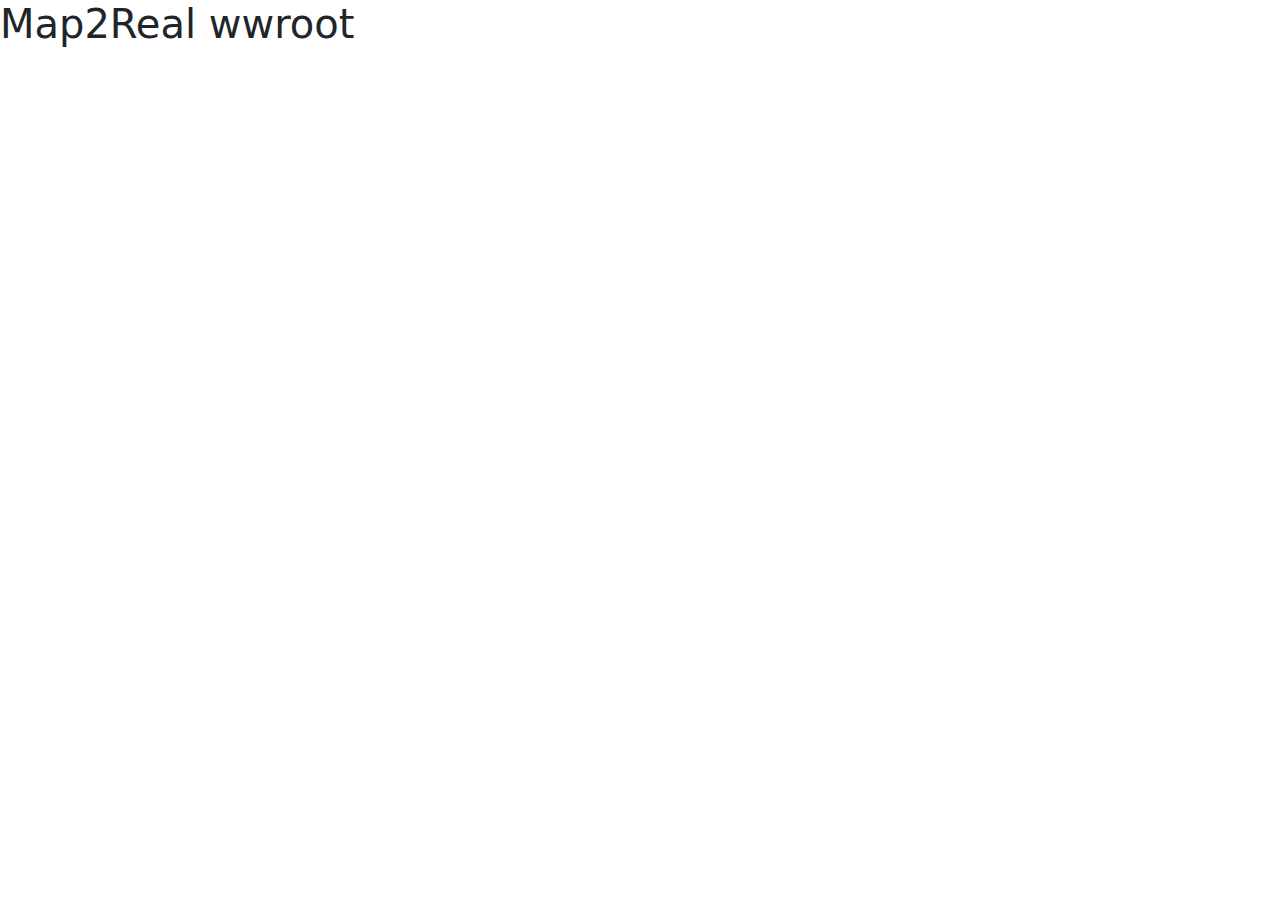
<file: wwwroot/index.html>
﻿<!doctype html>
<html lang="en">
<head>
    <meta charset="utf-8">
    <meta name="viewport" content="width=device-width, initial-scale=1">
    <title>Bootstrap demo</title>
    <link href="https://cdn.jsdelivr.net/npm/bootstrap@5.3.3/dist/css/bootstrap.min.css" rel="stylesheet" integrity="sha384-QWTKZyjpPEjISv5WaRU9OFeRpok6YctnYmDr5pNlyT2bRjXh0JMhjY6hW+ALEwIH" crossorigin="anonymous">
</head>
<body>
    <h1>Map2Real wwroot</h1>
    <script src="https://cdn.jsdelivr.net/npm/bootstrap@5.3.3/dist/js/bootstrap.bundle.min.js" integrity="sha384-YvpcrYf0tY3lHB60NNkmXc5s9fDVZLESaAA55NDzOxhy9GkcIdslK1eN7N6jIeHz" crossorigin="anonymous"></script>
</body>
</html>
</file>
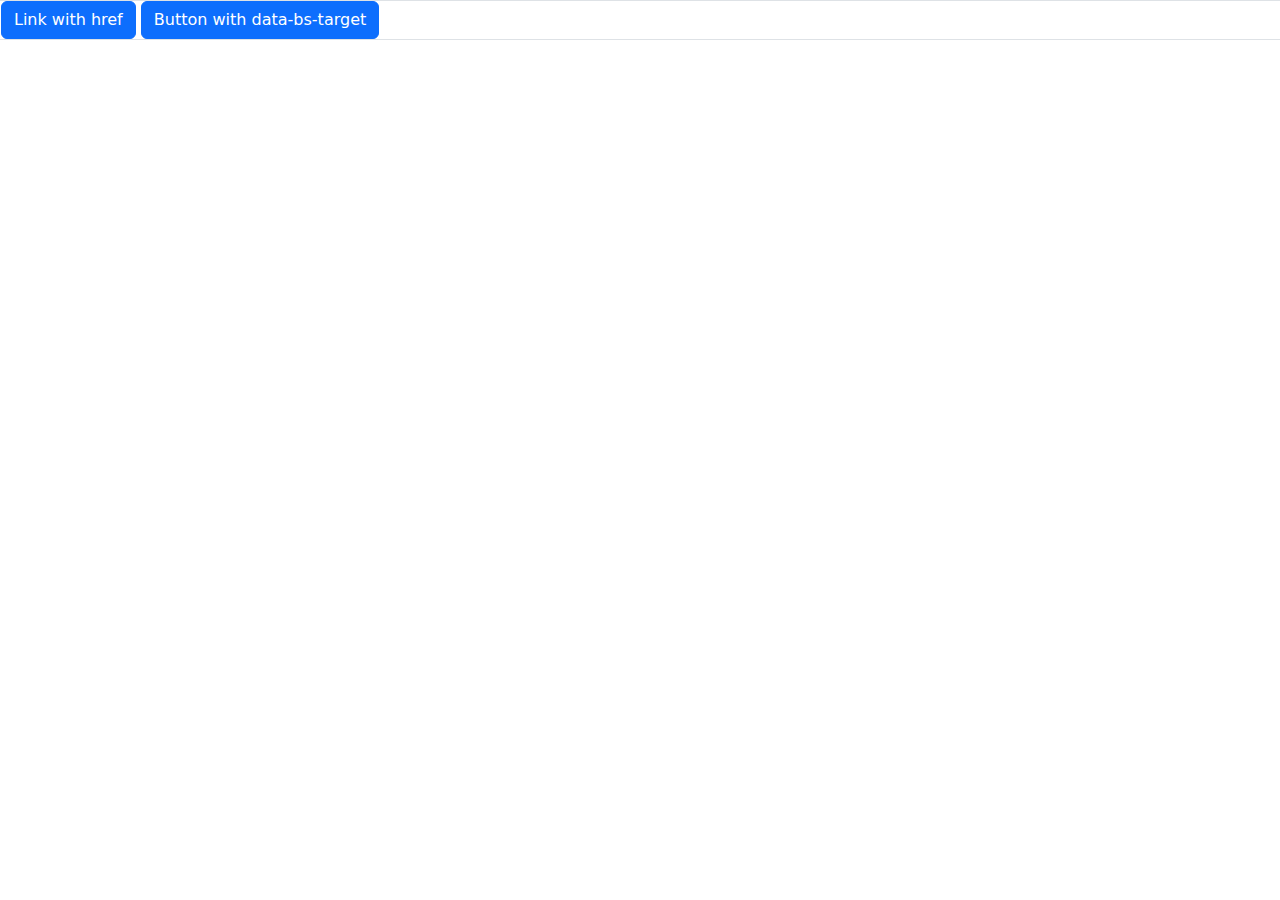
<file: wwwroot/App_dev/Filters/index.html>
﻿<!doctype html>
<html lang="en">
<head>
    <meta charset="utf-8">
    <meta name="viewport" content="width=device-width, initial-scale=1">
    <title>Map2Real Filters</title>
    <link href="https://cdn.jsdelivr.net/npm/bootstrap@5.3.3/dist/css/bootstrap.min.css" rel="stylesheet" integrity="sha384-QWTKZyjpPEjISv5WaRU9OFeRpok6YctnYmDr5pNlyT2bRjXh0JMhjY6hW+ALEwIH" crossorigin="anonymous">

    <script src="../../App_m2r/m2r_uix/m2r_uix_templates.js"></script>
    <script src="m2r_filters.js"></script>
    <script src="JavaScript.js"></script>

</head>
<body>

    <div class="offcanvas offcanvas-start" tabindex="-1" id="offcanvas_filters" aria-labelledby="offcanvas_filtersLabel">
        <div class="offcanvas-header">
            <h5 class="offcanvas-title" id="offcanvas_filtersLabel">Filtros</h5>
            <button type="button" class="btn-close" data-bs-dismiss="offcanvas" aria-label="Close"></button>
        </div>
        <div class="offcanvas-body">
            
                <div class="row border bg-light">
                    <div id="m2r_filters" class="d-flex flex-column">
                        <div class="row">
                            <div class="col p-2 d-flex justify-content-between">
                                <div class="p-2">Filtros de Viagens</div>
                                <div>
                                    <button type="button" name="update" id="m2r_filter_update" class="btn btn-success m2r_filter_options">Atualizar</button>
                                    <button type="button" name="clear" id="m2r_filter_remove_all" class="btn btn-danger m2r_filter_options">Limpar</button>
                                </div>
                            </div>
                        </div>
                        <div class="row" id="m2r_filter_form">
                            <div class="p-2 col-12">
                                1. Operator (Customer)
                                <div id="m2r_filter_operator">
                                    <input type="radio" m2r_data="details_operator" value="MAP2" class="btn-check m2r_filter" name="details_operator" id="option-1-1" autocomplete="off">
                                    <label class="btn btn-outline-primary p-0 px-1 m-0 rounded-1" for="option-1-1" style="font-size:11px;">
                                        <strong>Map2</strong>
                                    </label>

                                    <input type="radio" m2r_data="details_operator" value="UNIVAR" class="btn-check m2r_filter" name="details_operator" id="option-1-2" autocomplete="off" checked>
                                    <label class="btn btn-outline-primary p-0 px-1 m-0 rounded-1" for="option-1-2" style="font-size:11px;">
                                        <strong>UNIVAR</strong>
                                    </label>
                                </div>
                            </div>

                            <div class="p-2 col-12">
                                2. Device/ vehicle
                                <div id="m2r_filter_device" class="d-flex flex-wrap">

                                    <input type="checkbox" m2r_data="device_imei" value="all" class="btn-check m2r_filter" name="device_imei" id="option-2-0" autocomplete="off">
                                    <label class="btn btn-outline-success p-0 px-1 m-1 rounded-1" for="option-2-0" style="font-size:11px;">
                                        <strong>Todos</strong>
                                    </label>

                                    <input type="checkbox" m2r_data="device_imei" value="867488060855003" class="btn-check m2r_filter op_Map2 dev_filter" name="device_imei" id="option-2-1" autocomplete="off" disabled>
                                    <label class="btn btn-outline-primary p-0 px-1 m-1 rounded-1" for="option-2-1" style="font-size:11px;">
                                        <strong>5003 Veic 01</strong>
                                    </label>

                                    <input type="checkbox" m2r_data="device_imei" value="862193026868968" class="btn-check m2r_filter op_Map2 dev_filter" name="device_imei" id="option-2-2" autocomplete="off" disabled>
                                    <label class="btn btn-outline-primary p-0 px-1 m-1 rounded-1" for="option-2-2" style="font-size:11px;">
                                        <strong>8968 Veic 02</strong>
                                    </label>

                                    <input type="checkbox" m2r_data="device_imei" value="867488060855136" class="btn-check m2r_filter op_Map2 dev_filter" name="device_imei" id="option-2-3" autocomplete="off" disabled>
                                    <label class="btn btn-outline-primary p-0 px-1 m-1 rounded-1" for="option-2-3" style="font-size:11px;">
                                        <strong>5136 Veic 03</strong>
                                    </label>

                                    <input type="checkbox" m2r_data="device_imei" value="867488060828356" class="btn-check m2r_filter op_UNIVAR dev_filter" name="device_imei" id="option-2-4" autocomplete="off">
                                    <label class="btn btn-outline-primary p-0 px-1 m-1 rounded-1" for="option-2-4" style="font-size:11px;">
                                        <strong>8356 MVP_PMI_1</strong>
                                    </label>

                                    <input type="checkbox" m2r_data="device_imei" value="867488060847315" class="btn-check m2r_filter op_UNIVAR dev_filter" name="device_imei" id="option-2-5" autocomplete="off">
                                    <label class="btn btn-outline-primary p-0 px-1 m-1 rounded-1" for="option-2-5" style="font-size:11px;">
                                        <strong>7315 MVP_PMI_2</strong>
                                    </label>

                                    <input type="checkbox" m2r_data="device_imei" value="867488060827689" class="btn-check m2r_filter op_UNIVAR dev_filter" name="device_imei" id="option-2-6" autocomplete="off">
                                    <label class="btn btn-outline-primary p-0 px-1 m-1 rounded-1" for="option-2-6" style="font-size:11px;">
                                        <strong>7689 MVP_PMI_3</strong>
                                    </label>

                                    <input type="checkbox" m2r_data="device_imei" value="867488060821138" class="btn-check m2r_filter op_UNIVAR dev_filter" name="device_imei" id="option-2-7" autocomplete="off">
                                    <label class="btn btn-outline-primary p-0 px-1 m-1 rounded-1" for="option-2-7" style="font-size:11px;">
                                        <strong>1138 MVP_PMI_4</strong>
                                    </label>

                                    <input type="checkbox" m2r_data="device_imei" value="867488060842019" class="btn-check m2r_filter op_UNIVAR dev_filter" name="device_imei" id="option-2-8" autocomplete="off">
                                    <label class="btn btn-outline-primary p-0 px-1 m-1 rounded-1" for="option-2-8" style="font-size:11px;">
                                        <strong>2019 MVP_PMI_5</strong>
                                    </label>

                                </div>
                            </div>

                            <!--<div class="col-12 p-2 d-none">
                            5. Driver
                            <div>
                                <input type="checkbox" m2r_data="details_driver" value="all" class="btn-check m2r_filter" name="details_driver" id="option-5-0" autocomplete="off">
                                <label class="btn btn-outline-success p-0 px-1 m-1 rounded-1" for="option-5-0" style="font-size:11px;">
                                    <strong>Todos</strong>
                                </label>

                                <input type="checkbox" m2r_data="details_driver" value="MAP2-1" class="btn-check m2r_filter op_Map2 op_filter" name="details_driver" id="option-5-1" autocomplete="off" disabled>
                                <label class="btn btn-outline-primary p-0 px-1 m-1 rounded-1" for="option-5-1" style="font-size:11px;">
                                    <strong>MAP2-1</strong>
                                </label>

                                <input type="checkbox" m2r_data="details_driver" value="MAP2-2" class="btn-check m2r_filter op_Map2 op_filter" name="details_driver" id="option-5-2" autocomplete="off" disabled>
                                <label class="btn btn-outline-primary p-0 px-1 m-1 rounded-1" for="option-5-2" style="font-size:11px;">
                                    <strong>MAP2-2</strong>
                                </label>

                                <input type="checkbox" m2r_data="details_driver" value="MAP2-3" class="btn-check m2r_filter op_Map2 op_filter" name="details_driver" id="option-5-3" autocomplete="off" disabled>
                                <label class="btn btn-outline-primary p-0 px-1 m-1 rounded-1" for="option-5-3" style="font-size:11px;">
                                    <strong>MAP2-3</strong>
                                </label>

                                <input type="checkbox" m2r_data="details_driver" value="OSASCO-1" class="btn-check m2r_filter op_UNIVAR op_filter" name="details_driver" id="option-5-4" autocomplete="off" >
                                <label class="btn btn-outline-primary p-0 px-1 m-1 rounded-1" for="option-5-4" style="font-size:11px;">
                                    <strong>OSASCO-1</strong>
                                </label>

                                <input type="checkbox" m2r_data="details_driver" value="OSASCO-2" class="btn-check m2r_filter op_UNIVAR op_filter" name="details_driver" id="option-5-5" autocomplete="off" >
                                <label class="btn btn-outline-primary p-0 px-1 m-1 rounded-1" for="option-5-5" style="font-size:11px;">
                                    <strong>OSASCO-2</strong>
                                </label>

                                <input type="checkbox" m2r_data="details_driver" value="OSASCO-3" class="btn-check m2r_filter op_UNIVAR op_filter" name="details_driver" id="option-5-6" autocomplete="off" >
                                <label class="btn btn-outline-primary p-0 px-1 m-1 rounded-1" for="option-5-6" style="font-size:11px;">
                                    <strong>OSASCO-3</strong>
                                </label>

                                <input type="checkbox" m2r_data="details_driver" value="OSASCO-4" class="btn-check m2r_filter op_UNIVAR op_filter" name="details_driver" id="option-5-7" autocomplete="off">
                                <label class="btn btn-outline-primary p-0 px-1 m-1 rounded-1" for="option-5-7" style="font-size:11px;">
                                    <strong>OSASCO-4</strong>
                                </label>

                                <input type="checkbox" m2r_data="details_driver" value="OSASCO-5" class="btn-check m2r_filter op_UNIVAR op_filter" name="details_driver" id="option-5-8" autocomplete="off">
                                <label class="btn btn-outline-primary p-0 px-1 m-1 rounded-1" for="option-5-8" style="font-size:11px;">
                                    <strong>OSASCO-5</strong>
                                </label>
                            </div>
                        </div>-->



                            <div class="p-2 col-12">
                                3. Date Range
                                <div class="p-2">
                                    <input type="radio" m2r_data="date_range" value="today" class="btn-check m2r_filter date_range" name="date_range" id="option-3-1" autocomplete="off" checked>
                                    <label class="btn btn-outline-primary p-0 px-1 m-0 rounded-1" for="option-3-1" style="font-size:11px;">
                                        <strong>Hoje</strong>
                                    </label>

                                    <input type="radio" m2r_data="date_range" value="yesterday" class="btn-check m2r_filter date_range" name="date_range" id="option-3-2" autocomplete="off">
                                    <label class="btn btn-outline-primary p-0 px-1 m-0 rounded-1" for="option-3-2" style="font-size:11px;">
                                        <strong>Ontem</strong>
                                    </label>

                                    <input type="radio" m2r_data="date_range" value="last7dd" class="btn-check m2r_filter date_range" name="date_range" id="option-3-3" autocomplete="off">
                                    <label class="btn btn-outline-primary p-0 px-1 m-0 rounded-1" for="option-3-3" style="font-size:11px;">
                                        <strong>Últimos 7 dias</strong>
                                    </label>

                                    <input type="radio" m2r_data="date_range" value="thisMo" class="btn-check m2r_filter date_range" name="date_range" id="option-3-4" autocomplete="off">
                                    <label class="btn btn-outline-primary p-0 px-1 m-0 rounded-1" for="option-3-4" style="font-size:11px;">
                                        <strong>Este mês</strong>
                                    </label>

                                    <input type="radio" m2r_data="date_range" value="last30dd" class="btn-check m2r_filter date_range" name="date_range" id="option-3-5" autocomplete="off">
                                    <label class="btn btn-outline-primary p-0 px-1 m-0 rounded-1" for="option-3-5" style="font-size:11px;">
                                        <strong>Últimos 30 dias</strong>
                                    </label>

                                    <!--<input type="radio" m2r_data="date_range" value="thisYr"  class="btn-check m2r_filter date_range" name="date_range" id="option-3-6" autocomplete="off">
                                <label class="btn btn-outline-primary p-0 px-1 m-0 rounded-1" for="option-3-6" style="font-size:11px;">
                                    <strong>Este Ano</strong>
                                </label>

                                <input type="radio" m2r_data="date_range" value="last12Mo" class="btn-check m2r_filter date_range" name="date_range" id="option-3-7" autocomplete="off">
                                <label class="btn btn-outline-primary p-0 px-1 m-0 rounded-1" for="option-3-7" style="font-size:11px;">
                                    <strong>Últimos 12 meses</strong>
                                </label>-->
                                </div>
                                <!--Date Range-->
                                <div class="input-group input-group-sm">
                                    <span class="input-group-text">De:</span>
                                    <input type="date" m2r_data="m2r_range" name="date_local_begin" id="option-3-10" class="form-control m2r_filter m2r_range" checked>
                                    <span class="input-group-text">Até:</span>
                                    <input type="date" m2r_data="m2r_range" name="date_local_finish" id="option-3-11" class="form-control m2r_filter m2r_range" checked>
                                </div>
                                <div class="row m-0 d-none">
                                    <input type="text" m2r_data="m2r_range" name="date_start" id="option-3-12" class="form-control form-control-sm m2r_filter m2r_range col" checked>
                                    <input type="text" m2r_data="m2r_range" name="date_finish" id="option-3-13" class="form-control form-control-sm m2r_filter m2r_range col" checked>
                                </div>
                            </div>


                            <div class="p-2 col-12 d-none">
                                4. Time Range
                                <div class="input-group input-group-sm">
                                    <span class="input-group-text">De:</span>
                                    <input type="time" m2r_data="m2r_range" name="date_local_time_ini" id="option-4-1" class="form-control m2r_filter m2r_range" checked>
                                    <span class="input-group-text">Até:</span>
                                    <input type="time" m2r_data="m2r_range" name="date_local_time_end" id="option-4-2" class="form-control m2r_filter m2r_range" checked>
                                </div>
                            </div>



                            <div class="col-12 p-2">
                                6. Z1 - Z6
                                <div>
                                    <input type="checkbox" m2r_data="details_profile" value="all" class="btn-check m2r_filter" name="details_profile" id="option-6-0" autocomplete="off">
                                    <label class="btn btn-outline-primary p-0 px-1 m-0 rounded-1" for="option-6-0" style="font-size:11px;">
                                        <strong>Todos</strong>
                                    </label>

                                    <input type="checkbox" m2r_data="details_profile" value="Z1" class="btn-check m2r_filter" name="details_profile" id="option-6-1" autocomplete="off" checked>
                                    <label class="btn btn-outline-primary p-0 px-1 m-0 rounded-1" for="option-6-1" style="font-size:11px;">
                                        <strong>Z1</strong>
                                    </label>

                                    <input type="checkbox" m2r_data="details_profile" value="Z2" class="btn-check m2r_filter" name="details_profile" id="option-6-2" autocomplete="off">
                                    <label class="btn btn-outline-primary p-0 px-1 m-0 rounded-1" for="option-6-2" style="font-size:11px;">
                                        <strong>Z2</strong>
                                    </label>

                                    <input type="checkbox" m2r_data="details_profile" value="Z3" class="btn-check m2r_filter" name="details_profile" id="option-6-3" autocomplete="off">
                                    <label class="btn btn-outline-primary p-0 px-1 m-0 rounded-1" for="option-6-3" style="font-size:11px;">
                                        <strong>Z3</strong>
                                    </label>

                                    <input type="checkbox" m2r_data="details_profile" value="Z4" class="btn-check m2r_filter" name="details_profile" id="option-6-4" autocomplete="off">
                                    <label class="btn btn-outline-primary p-0 px-1 m-0 rounded-1" for="option-6-4" style="font-size:11px;">
                                        <strong>Z4</strong>
                                    </label>

                                    <input type="checkbox" m2r_data="details_profile" value="Z5" class="btn-check m2r_filter" name="details_profile" id="option-6-5" autocomplete="off">
                                    <label class="btn btn-outline-primary p-0 px-1 m-0 rounded-1" for="option-6-5" style="font-size:11px;">
                                        <strong>Z5</strong>
                                    </label>

                                    <input type="checkbox" m2r_data="details_profile" value="Z6" class="btn-check m2r_filter" name="details_profile" id="option-6-6" autocomplete="off">
                                    <label class="btn btn-outline-primary p-0 px-1 m-0 rounded-1" for="option-6-6" style="font-size:11px;">
                                        <strong>Z6</strong>
                                    </label>
                                </div>
                            </div>

                            <div class="p-2 col-12">
                                7. Day/ Night/ Critical
                                <div>
                                    <input type="checkbox" m2r_data="time_range" value="all" class="btn-check m2r_filter" name="time_range" id="option-7-0" autocomplete="off">
                                    <label class="btn btn-outline-primary p-0 px-1 m-0 rounded-1" for="option-7-0" style="font-size:11px;">
                                        <strong>Todos</strong>
                                    </label>

                                    <input type="checkbox" m2r_data="time_range_day_rate" value="time_range_day_rate" class="btn-check m2r_filter" name="time_range" id="option-7-1" autocomplete="off" checked>
                                    <label class="btn btn-outline-primary p-0 px-1 m-0 rounded-1" for="option-7-1" style="font-size:11px;">
                                        <strong>dia</strong>
                                    </label>

                                    <input type="checkbox" m2r_data="time_range_night_rate" value="time_range_night_rate" class="btn-check m2r_filter" name="time_range" id="option-7-2" autocomplete="off">
                                    <label class="btn btn-outline-primary p-0 px-1 m-0 rounded-1" for="option-7-2" style="font-size:11px;">
                                        <strong>Noite</strong>
                                    </label>

                                    <input type="checkbox" m2r_data="time_range_critical_rate" value="time_range_critical_rate" class="btn-check m2r_filter" name="time_range" id="option-7-3" autocomplete="off">
                                    <label class="btn btn-outline-primary p-0 px-1 m-0 rounded-1" for="option-7-3" style="font-size:11px;">
                                        <strong>Crítico</strong>
                                    </label>

                                </div>
                            </div>
                            <div class="p-2 col-12">
                                8. Events
                                <div>
                                    <input type="checkbox" m2r_data="harsh_behavior" value="all" class="btn-check m2r_filter" name="harsh_behavior" id="option-8-0" autocomplete="off">
                                    <label class="btn btn-outline-primary p-0 px-1 m-0 rounded-1" for="option-8-0" style="font-size:11px;">
                                        <strong>Todos</strong>
                                    </label>

                                    <input type="checkbox" m2r_data="harsh_behavior" value="hb36" class="btn-check m2r_filter" name="harsh_behavior" id="option-8-1" autocomplete="off">
                                    <label class="btn btn-outline-primary p-0 px-1 m-0 rounded-1" for="option-8-1" style="font-size:11px;">
                                        <strong>36 - Frenagem e Curva</strong>
                                    </label>

                                    <input type="checkbox" m2r_data="harsh_behavior" value="hb37" class="btn-check m2r_filter" name="harsh_behavior" id="option-8-2" autocomplete="off" checked>
                                    <label class="btn btn-outline-primary p-0 px-1 m-0 rounded-1" for="option-8-2" style="font-size:11px;">
                                        <strong>37 - Aceleração e Curva</strong>
                                    </label>

                                    <input type="checkbox" m2r_data="harsh_behavior" value="hb46" class="btn-check m2r_filter" name="harsh_behavior" id="option-8-3" autocomplete="off">
                                    <label class="btn btn-outline-primary p-0 px-1 m-0 rounded-1" for="option-8-3" style="font-size:11px;">
                                        <strong>46 - Aceleração Brusca</strong>
                                    </label>

                                    <input type="checkbox" m2r_data="harsh_behavior" value="hb47" class="btn-check m2r_filter" name="harsh_behavior" id="option-8-4" autocomplete="off">
                                    <label class="btn btn-outline-primary p-0 px-1 m-0 rounded-1" for="option-8-4" style="font-size:11px;">
                                        <strong>47 - Frenagem Brusca</strong>
                                    </label>

                                    <input type="checkbox" m2r_data="harsh_behavior" value="hb48" class="btn-check m2r_filter" name="harsh_behavior" id="option-8-5" autocomplete="off">
                                    <label class="btn btn-outline-primary p-0 px-1 m-0 rounded-1" for="option-8-5" style="font-size:11px;">
                                        <strong>48 - Curva Brusca</strong>
                                    </label>

                                    <input type="checkbox" m2r_data="harsh_behavior" value="hb10" class="btn-check m2r_filter" name="harsh_behavior" id="option-8-6" autocomplete="off">
                                    <label class="btn btn-outline-primary p-0 px-1 m-0 rounded-1" for="option-8-6" style="font-size:11px;">
                                        <strong>10 - Uso do Pedal</strong>
                                    </label>

                                    <input type="checkbox" m2r_data="harsh_behavior" value="hb00" class="btn-check m2r_filter" name="harsh_behavior" id="option-8-7" autocomplete="off">
                                    <label class="btn btn-outline-primary p-0 px-1 m-0 rounded-1" for="option-8-7" style="font-size:11px;">
                                        <strong>00 - Ignição</strong>
                                    </label>
                                </div>

                            </div>
                            <div class="p-2 col-12">
                                9. Duração (TT)
                                <div>
                                    <input type="checkbox" m2r_data="trip_category" value="all" class="btn-check m2r_filter" name="trip_category" id="option-9-0" autocomplete="off">
                                    <label class="btn btn-outline-primary p-0 px-1 m-0 rounded-1" for="option-9-0" style="font-size:11px;">
                                        <strong>Todas</strong>
                                    </label>

                                    <input type="checkbox" m2r_data="trip_category" value="trip00" class="btn-check m2r_filter" name="trip_category" id="option-9-1" autocomplete="off">
                                    <label class="btn btn-outline-primary p-0 px-1 m-0 rounded-1" for="option-9-1" style="font-size:11px;">
                                        <strong>TT <= Trip120</strong>
                                    </label>

                                    <input type="checkbox" m2r_data="trip_category" value="trip120" class="btn-check m2r_filter" name="trip_category" id="option-9-2" autocomplete="off" checked>
                                    <label class="btn btn-outline-primary p-0 px-1 m-0 rounded-1" for="option-9-2" style="font-size:11px;">
                                        <strong> Trip120 </strong>
                                    </label>

                                    <input type="checkbox" m2r_data="trip_category" value="trip150" class="btn-check m2r_filter" name="trip_category" id="option-9-3" autocomplete="off">
                                    <label class="btn btn-outline-primary p-0 px-1 m-0 rounded-1" for="option-9-3" style="font-size:11px;">
                                        <strong>Trip150</strong>
                                    </label>

                                    <input type="checkbox" m2r_data="trip_category" value="trip180" class="btn-check m2r_filter" name="trip_category" id="option-9-4" autocomplete="off">
                                    <label class="btn btn-outline-primary p-0 px-1 m-0 rounded-1" for="option-9-4" style="font-size:11px;">
                                        <strong>TT > Trip180</strong>
                                    </label>
                                </div>
                            </div>

                        </div>
                    </div>


                </div>
         

        </div>
    </div>
    <div class="row">
            <div class="col border">
                <a class="btn btn-primary" data-bs-toggle="offcanvas" href="#offcanvas_filters" role="button" aria-controls="offcanvas_filters">
                    Link with href
                </a>
                <button class="btn btn-primary" type="button" data-bs-toggle="offcanvas" data-bs-target="#offcanvas_filters" aria-controls="offcanvas_filters">
                    Button with data-bs-target
                </button>
            </div>
        </div>
   

    <script>start()</script>
    <script src="https://cdn.jsdelivr.net/npm/bootstrap@5.3.3/dist/js/bootstrap.bundle.min.js" integrity="sha384-YvpcrYf0tY3lHB60NNkmXc5s9fDVZLESaAA55NDzOxhy9GkcIdslK1eN7N6jIeHz" crossorigin="anonymous"></script>
</body>
</html>
</file>
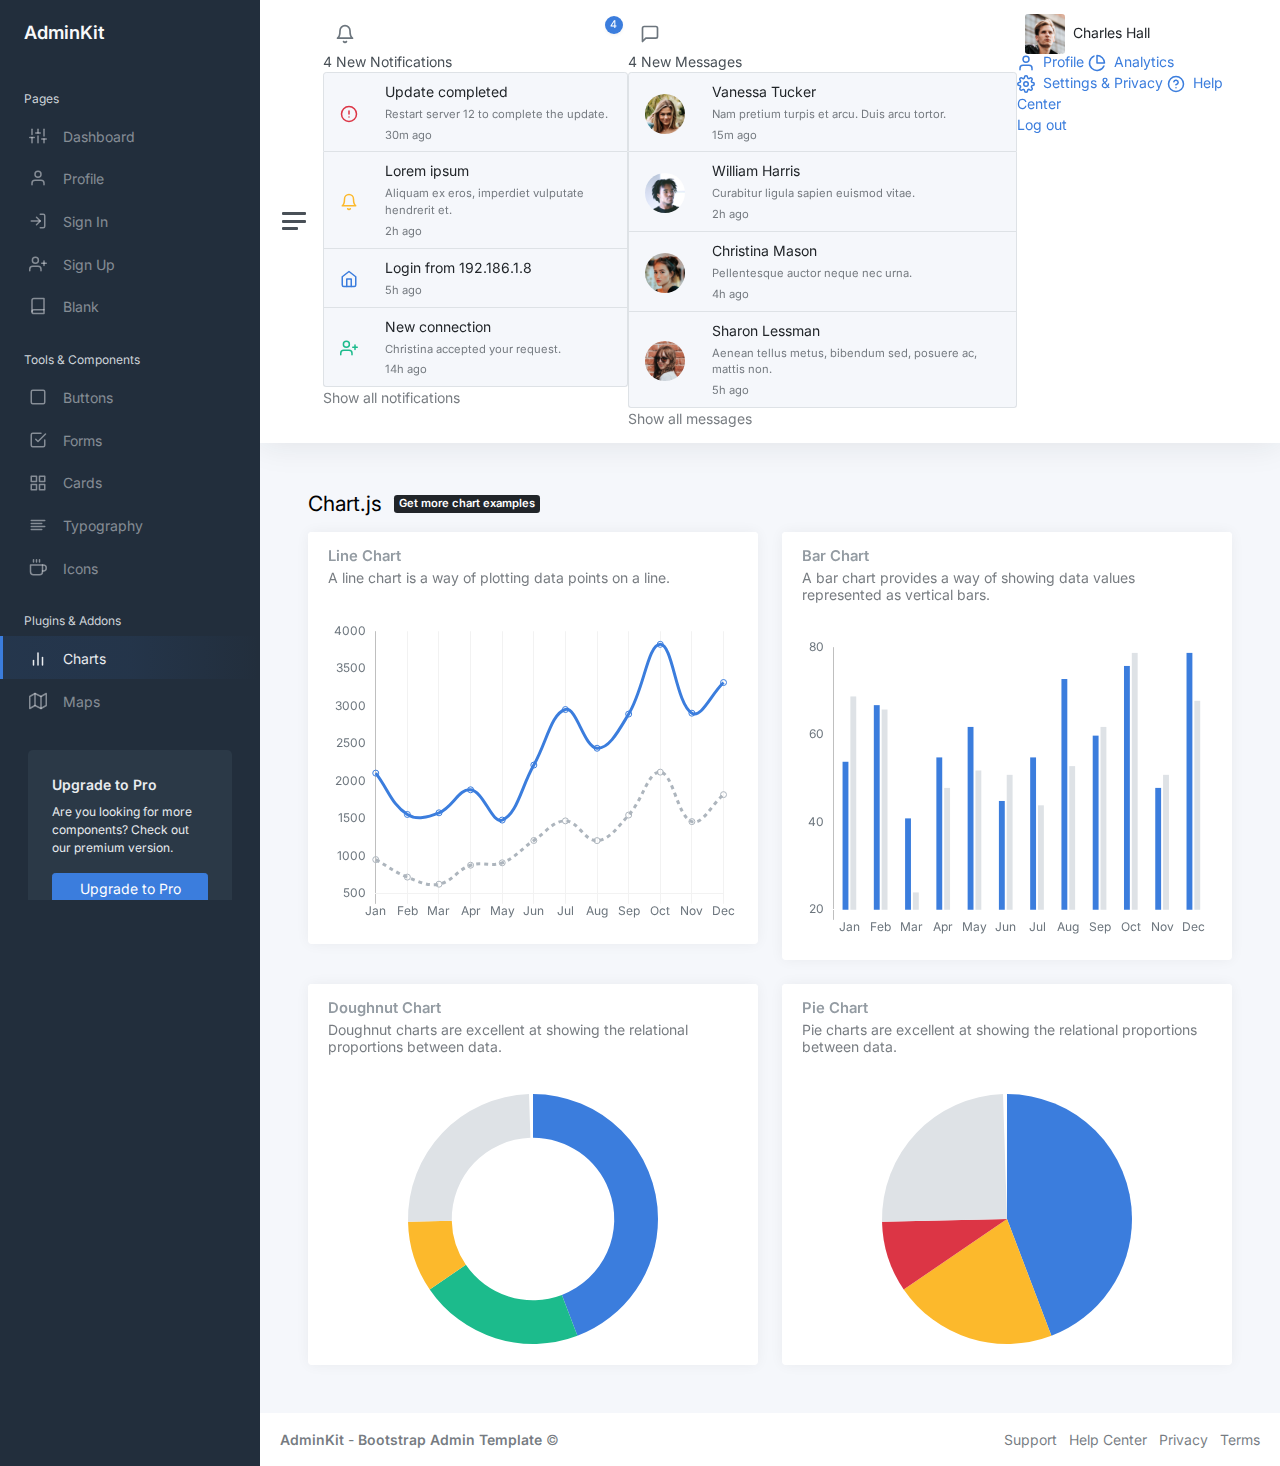
<file: wwwroot/static/charts-chartjs.html>
<!DOCTYPE html>
<html lang="en">

<head>
	<meta charset="utf-8">
	<meta http-equiv="X-UA-Compatible" content="IE=edge">
	<meta name="viewport" content="width=device-width, initial-scale=1, shrink-to-fit=no">
	<meta name="description" content="Responsive Admin &amp; Dashboard Template based on Bootstrap 5">
	<meta name="author" content="AdminKit">
	<meta name="keywords" content="adminkit, bootstrap, bootstrap 5, admin, dashboard, template, responsive, css, sass, html, theme, front-end, ui kit, web">

	<link rel="preconnect" href="https://fonts.gstatic.com">
	<link rel="shortcut icon" href="img/icons/icon-48x48.png" />

	<link rel="canonical" href="https://demo-basic.adminkit.io/charts-chartjs.html" />

	<title>Chart.js | AdminKit Demo</title>

	<link href="css/app.css" rel="stylesheet">
	<link href="https://fonts.googleapis.com/css2?family=Inter:wght@300;400;600&display=swap" rel="stylesheet">
</head>

<body>
	<div class="wrapper">
		<nav id="sidebar" class="sidebar js-sidebar">
			<div class="sidebar-content js-simplebar">
				<a class="sidebar-brand" href="index.html">
					<span class="align-middle">AdminKit</span>
				</a>

				<ul class="sidebar-nav">
					<li class="sidebar-header">
						Pages
					</li>

					<li class="sidebar-item">
						<a class="sidebar-link" href="index.html">
							<i class="align-middle" data-feather="sliders"></i> <span class="align-middle">Dashboard</span>
						</a>
					</li>

					<li class="sidebar-item">
						<a class="sidebar-link" href="pages-profile.html">
							<i class="align-middle" data-feather="user"></i> <span class="align-middle">Profile</span>
						</a>
					</li>

					<li class="sidebar-item">
						<a class="sidebar-link" href="pages-sign-in.html">
							<i class="align-middle" data-feather="log-in"></i> <span class="align-middle">Sign In</span>
						</a>
					</li>

					<li class="sidebar-item">
						<a class="sidebar-link" href="pages-sign-up.html">
							<i class="align-middle" data-feather="user-plus"></i> <span class="align-middle">Sign Up</span>
						</a>
					</li>

					<li class="sidebar-item">
						<a class="sidebar-link" href="pages-blank.html">
							<i class="align-middle" data-feather="book"></i> <span class="align-middle">Blank</span>
						</a>
					</li>

					<li class="sidebar-header">
						Tools & Components
					</li>

					<li class="sidebar-item">
						<a class="sidebar-link" href="ui-buttons.html">
							<i class="align-middle" data-feather="square"></i> <span class="align-middle">Buttons</span>
						</a>
					</li>

					<li class="sidebar-item">
						<a class="sidebar-link" href="ui-forms.html">
							<i class="align-middle" data-feather="check-square"></i> <span class="align-middle">Forms</span>
						</a>
					</li>

					<li class="sidebar-item">
						<a class="sidebar-link" href="ui-cards.html">
							<i class="align-middle" data-feather="grid"></i> <span class="align-middle">Cards</span>
						</a>
					</li>

					<li class="sidebar-item">
						<a class="sidebar-link" href="ui-typography.html">
							<i class="align-middle" data-feather="align-left"></i> <span class="align-middle">Typography</span>
						</a>
					</li>

					<li class="sidebar-item">
						<a class="sidebar-link" href="icons-feather.html">
							<i class="align-middle" data-feather="coffee"></i> <span class="align-middle">Icons</span>
						</a>
					</li>

					<li class="sidebar-header">
						Plugins & Addons
					</li>

					<li class="sidebar-item active">
						<a class="sidebar-link" href="charts-chartjs.html">
							<i class="align-middle" data-feather="bar-chart-2"></i> <span class="align-middle">Charts</span>
						</a>
					</li>

					<li class="sidebar-item">
						<a class="sidebar-link" href="maps-google.html">
							<i class="align-middle" data-feather="map"></i> <span class="align-middle">Maps</span>
						</a>
					</li>
				</ul>

				<div class="sidebar-cta">
					<div class="sidebar-cta-content">
						<strong class="d-inline-block mb-2">Upgrade to Pro</strong>
						<div class="mb-3 text-sm">
							Are you looking for more components? Check out our premium version.
						</div>
						<div class="d-grid">
							<a href="upgrade-to-pro.html" class="btn btn-primary">Upgrade to Pro</a>
						</div>
					</div>
				</div>
			</div>
		</nav>

		<div class="main">
			<nav class="navbar navbar-expand navbar-light navbar-bg">
				<a class="sidebar-toggle js-sidebar-toggle">
					<i class="hamburger align-self-center"></i>
				</a>

				<div class="navbar-collapse collapse">
					<ul class="navbar-nav navbar-align">
						<li class="nav-item dropdown">
							<a class="nav-icon dropdown-toggle" href="#" id="alertsDropdown" data-bs-toggle="dropdown">
								<div class="position-relative">
									<i class="align-middle" data-feather="bell"></i>
									<span class="indicator">4</span>
								</div>
							</a>
							<div class="dropdown-menu dropdown-menu-lg dropdown-menu-end py-0" aria-labelledby="alertsDropdown">
								<div class="dropdown-menu-header">
									4 New Notifications
								</div>
								<div class="list-group">
									<a href="#" class="list-group-item">
										<div class="row g-0 align-items-center">
											<div class="col-2">
												<i class="text-danger" data-feather="alert-circle"></i>
											</div>
											<div class="col-10">
												<div class="text-dark">Update completed</div>
												<div class="text-muted small mt-1">Restart server 12 to complete the update.</div>
												<div class="text-muted small mt-1">30m ago</div>
											</div>
										</div>
									</a>
									<a href="#" class="list-group-item">
										<div class="row g-0 align-items-center">
											<div class="col-2">
												<i class="text-warning" data-feather="bell"></i>
											</div>
											<div class="col-10">
												<div class="text-dark">Lorem ipsum</div>
												<div class="text-muted small mt-1">Aliquam ex eros, imperdiet vulputate hendrerit et.</div>
												<div class="text-muted small mt-1">2h ago</div>
											</div>
										</div>
									</a>
									<a href="#" class="list-group-item">
										<div class="row g-0 align-items-center">
											<div class="col-2">
												<i class="text-primary" data-feather="home"></i>
											</div>
											<div class="col-10">
												<div class="text-dark">Login from 192.186.1.8</div>
												<div class="text-muted small mt-1">5h ago</div>
											</div>
										</div>
									</a>
									<a href="#" class="list-group-item">
										<div class="row g-0 align-items-center">
											<div class="col-2">
												<i class="text-success" data-feather="user-plus"></i>
											</div>
											<div class="col-10">
												<div class="text-dark">New connection</div>
												<div class="text-muted small mt-1">Christina accepted your request.</div>
												<div class="text-muted small mt-1">14h ago</div>
											</div>
										</div>
									</a>
								</div>
								<div class="dropdown-menu-footer">
									<a href="#" class="text-muted">Show all notifications</a>
								</div>
							</div>
						</li>
						<li class="nav-item dropdown">
							<a class="nav-icon dropdown-toggle" href="#" id="messagesDropdown" data-bs-toggle="dropdown">
								<div class="position-relative">
									<i class="align-middle" data-feather="message-square"></i>
								</div>
							</a>
							<div class="dropdown-menu dropdown-menu-lg dropdown-menu-end py-0" aria-labelledby="messagesDropdown">
								<div class="dropdown-menu-header">
									<div class="position-relative">
										4 New Messages
									</div>
								</div>
								<div class="list-group">
									<a href="#" class="list-group-item">
										<div class="row g-0 align-items-center">
											<div class="col-2">
												<img src="img/avatars/avatar-5.jpg" class="avatar img-fluid rounded-circle" alt="Vanessa Tucker">
											</div>
											<div class="col-10 ps-2">
												<div class="text-dark">Vanessa Tucker</div>
												<div class="text-muted small mt-1">Nam pretium turpis et arcu. Duis arcu tortor.</div>
												<div class="text-muted small mt-1">15m ago</div>
											</div>
										</div>
									</a>
									<a href="#" class="list-group-item">
										<div class="row g-0 align-items-center">
											<div class="col-2">
												<img src="img/avatars/avatar-2.jpg" class="avatar img-fluid rounded-circle" alt="William Harris">
											</div>
											<div class="col-10 ps-2">
												<div class="text-dark">William Harris</div>
												<div class="text-muted small mt-1">Curabitur ligula sapien euismod vitae.</div>
												<div class="text-muted small mt-1">2h ago</div>
											</div>
										</div>
									</a>
									<a href="#" class="list-group-item">
										<div class="row g-0 align-items-center">
											<div class="col-2">
												<img src="img/avatars/avatar-4.jpg" class="avatar img-fluid rounded-circle" alt="Christina Mason">
											</div>
											<div class="col-10 ps-2">
												<div class="text-dark">Christina Mason</div>
												<div class="text-muted small mt-1">Pellentesque auctor neque nec urna.</div>
												<div class="text-muted small mt-1">4h ago</div>
											</div>
										</div>
									</a>
									<a href="#" class="list-group-item">
										<div class="row g-0 align-items-center">
											<div class="col-2">
												<img src="img/avatars/avatar-3.jpg" class="avatar img-fluid rounded-circle" alt="Sharon Lessman">
											</div>
											<div class="col-10 ps-2">
												<div class="text-dark">Sharon Lessman</div>
												<div class="text-muted small mt-1">Aenean tellus metus, bibendum sed, posuere ac, mattis non.</div>
												<div class="text-muted small mt-1">5h ago</div>
											</div>
										</div>
									</a>
								</div>
								<div class="dropdown-menu-footer">
									<a href="#" class="text-muted">Show all messages</a>
								</div>
							</div>
						</li>
						<li class="nav-item dropdown">
							<a class="nav-icon dropdown-toggle d-inline-block d-sm-none" href="#" data-bs-toggle="dropdown">
								<i class="align-middle" data-feather="settings"></i>
							</a>

							<a class="nav-link dropdown-toggle d-none d-sm-inline-block" href="#" data-bs-toggle="dropdown">
								<img src="img/avatars/avatar.jpg" class="avatar img-fluid rounded me-1" alt="Charles Hall" /> <span class="text-dark">Charles Hall</span>
							</a>
							<div class="dropdown-menu dropdown-menu-end">
								<a class="dropdown-item" href="pages-profile.html"><i class="align-middle me-1" data-feather="user"></i> Profile</a>
								<a class="dropdown-item" href="#"><i class="align-middle me-1" data-feather="pie-chart"></i> Analytics</a>
								<div class="dropdown-divider"></div>
								<a class="dropdown-item" href="index.html"><i class="align-middle me-1" data-feather="settings"></i> Settings & Privacy</a>
								<a class="dropdown-item" href="#"><i class="align-middle me-1" data-feather="help-circle"></i> Help Center</a>
								<div class="dropdown-divider"></div>
								<a class="dropdown-item" href="#">Log out</a>
							</div>
						</li>
					</ul>
				</div>
			</nav>

			<main class="content">
				<div class="container-fluid p-0">

					<div class="mb-3">
						<h1 class="h3 d-inline align-middle">Chart.js</h1>
						<a class="badge bg-dark text-white ms-2" href="upgrade-to-pro.html">
							Get more chart examples
						</a>
					</div>
					<div class="row">
						<div class="col-12 col-lg-6">
							<div class="card flex-fill w-100">
								<div class="card-header">
									<h5 class="card-title">Line Chart</h5>
									<h6 class="card-subtitle text-muted">A line chart is a way of plotting data points on a line.</h6>
								</div>
								<div class="card-body">
									<div class="chart">
										<canvas id="chartjs-line"></canvas>
									</div>
								</div>
							</div>
						</div>

						<div class="col-12 col-lg-6">
							<div class="card">
								<div class="card-header">
									<h5 class="card-title">Bar Chart</h5>
									<h6 class="card-subtitle text-muted">A bar chart provides a way of showing data values represented as vertical bars.</h6>
								</div>
								<div class="card-body">
									<div class="chart">
										<canvas id="chartjs-bar"></canvas>
									</div>
								</div>
							</div>
						</div>

						<div class="col-12 col-lg-6">
							<div class="card">
								<div class="card-header">
									<h5 class="card-title">Doughnut Chart</h5>
									<h6 class="card-subtitle text-muted">Doughnut charts are excellent at showing the relational proportions between data.</h6>
								</div>
								<div class="card-body">
									<div class="chart chart-sm">
										<canvas id="chartjs-doughnut"></canvas>
									</div>
								</div>
							</div>
						</div>

						<div class="col-12 col-lg-6">
							<div class="card">
								<div class="card-header">
									<h5 class="card-title">Pie Chart</h5>
									<h6 class="card-subtitle text-muted">Pie charts are excellent at showing the relational proportions between data.</h6>
								</div>
								<div class="card-body">
									<div class="chart chart-sm">
										<canvas id="chartjs-pie"></canvas>
									</div>
								</div>
							</div>
						</div>
					</div>

				</div>
			</main>

			<footer class="footer">
				<div class="container-fluid">
					<div class="row text-muted">
						<div class="col-6 text-start">
							<p class="mb-0">
								<a class="text-muted" href="https://adminkit.io/" target="_blank"><strong>AdminKit</strong></a> - <a class="text-muted" href="https://adminkit.io/" target="_blank"><strong>Bootstrap Admin Template</strong></a>								&copy;
							</p>
						</div>
						<div class="col-6 text-end">
							<ul class="list-inline">
								<li class="list-inline-item">
									<a class="text-muted" href="https://adminkit.io/" target="_blank">Support</a>
								</li>
								<li class="list-inline-item">
									<a class="text-muted" href="https://adminkit.io/" target="_blank">Help Center</a>
								</li>
								<li class="list-inline-item">
									<a class="text-muted" href="https://adminkit.io/" target="_blank">Privacy</a>
								</li>
								<li class="list-inline-item">
									<a class="text-muted" href="https://adminkit.io/" target="_blank">Terms</a>
								</li>
							</ul>
						</div>
					</div>
				</div>
			</footer>
		</div>
	</div>

	<script src="js/app.js"></script>

	<script>
		document.addEventListener("DOMContentLoaded", function () {
			// Line chart
			new Chart(document.getElementById("chartjs-line"), {
				type: "line",
				data: {
					labels: ["Jan", "Feb", "Mar", "Apr", "May", "Jun", "Jul", "Aug", "Sep", "Oct", "Nov", "Dec"],
					datasets: [{
						label: "Sales ($)",
						fill: true,
						backgroundColor: "transparent",
						borderColor: window.theme.primary,
						data: [2115, 1562, 1584, 1892, 1487, 2223, 2966, 2448, 2905, 3838, 2917, 3327]
					}, {
						label: "Orders",
						fill: true,
						backgroundColor: "transparent",
						borderColor: "#adb5bd",
						borderDash: [4, 4],
						data: [958, 724, 629, 883, 915, 1214, 1476, 1212, 1554, 2128, 1466, 1827]
					}]
				},
				options: {
					maintainAspectRatio: false,
					legend: {
						display: false
					},
					tooltips: {
						intersect: false
					},
					hover: {
						intersect: true
					},
					plugins: {
						filler: {
							propagate: false
						}
					},
					scales: {
						xAxes: [{
							reverse: true,
							gridLines: {
								color: "rgba(0,0,0,0.05)"
							}
						}],
						yAxes: [{
							ticks: {
								stepSize: 500
							},
							display: true,
							borderDash: [5, 5],
							gridLines: {
								color: "rgba(0,0,0,0)",
								fontColor: "#fff"
							}
						}]
					}
				}
			});
		});
	</script>
	<script>
		document.addEventListener("DOMContentLoaded", function () {
			// Bar chart
			new Chart(document.getElementById("chartjs-bar"), {
				type: "bar",
				data: {
					labels: ["Jan", "Feb", "Mar", "Apr", "May", "Jun", "Jul", "Aug", "Sep", "Oct", "Nov", "Dec"],
					datasets: [{
						label: "Last year",
						backgroundColor: window.theme.primary,
						borderColor: window.theme.primary,
						hoverBackgroundColor: window.theme.primary,
						hoverBorderColor: window.theme.primary,
						data: [54, 67, 41, 55, 62, 45, 55, 73, 60, 76, 48, 79],
						barPercentage: .75,
						categoryPercentage: .5
					}, {
						label: "This year",
						backgroundColor: "#dee2e6",
						borderColor: "#dee2e6",
						hoverBackgroundColor: "#dee2e6",
						hoverBorderColor: "#dee2e6",
						data: [69, 66, 24, 48, 52, 51, 44, 53, 62, 79, 51, 68],
						barPercentage: .75,
						categoryPercentage: .5
					}]
				},
				options: {
					maintainAspectRatio: false,
					legend: {
						display: false
					},
					scales: {
						yAxes: [{
							gridLines: {
								display: false
							},
							stacked: false,
							ticks: {
								stepSize: 20
							}
						}],
						xAxes: [{
							stacked: false,
							gridLines: {
								color: "transparent"
							}
						}]
					}
				}
			});
		});
	</script>
	<script>
		document.addEventListener("DOMContentLoaded", function () {
			// Doughnut chart
			new Chart(document.getElementById("chartjs-doughnut"), {
				type: "doughnut",
				data: {
					labels: ["Social", "Search Engines", "Direct", "Other"],
					datasets: [{
						data: [260, 125, 54, 146],
						backgroundColor: [
							window.theme.primary,
							window.theme.success,
							window.theme.warning,
							"#dee2e6"
						],
						borderColor: "transparent"
					}]
				},
				options: {
					maintainAspectRatio: false,
					cutoutPercentage: 65,
					legend: {
						display: false
					}
				}
			});
		});
	</script>
	<script>
		document.addEventListener("DOMContentLoaded", function () {
			// Pie chart
			new Chart(document.getElementById("chartjs-pie"), {
				type: "pie",
				data: {
					labels: ["Social", "Search Engines", "Direct", "Other"],
					datasets: [{
						data: [260, 125, 54, 146],
						backgroundColor: [
							window.theme.primary,
							window.theme.warning,
							window.theme.danger,
							"#dee2e6"
						],
						borderColor: "transparent"
					}]
				},
				options: {
					maintainAspectRatio: false,
					legend: {
						display: false
					}
				}
			});
		});
	</script>
	<script>
		document.addEventListener("DOMContentLoaded", function () {
			// Radar chart
			new Chart(document.getElementById("chartjs-radar"), {
				type: "radar",
				data: {
					labels: ["Speed", "Reliability", "Comfort", "Safety", "Efficiency"],
					datasets: [{
						label: "Model X",
						backgroundColor: "rgba(0, 123, 255, 0.2)",
						borderColor: window.theme.primary,
						pointBackgroundColor: window.theme.primary,
						pointBorderColor: "#fff",
						pointHoverBackgroundColor: "#fff",
						pointHoverBorderColor: window.theme.primary,
						data: [70, 53, 82, 60, 33]
					}, {
						label: "Model S",
						backgroundColor: "rgba(220, 53, 69, 0.2)",
						borderColor: window.theme.danger,
						pointBackgroundColor: window.theme.danger,
						pointBorderColor: "#fff",
						pointHoverBackgroundColor: "#fff",
						pointHoverBorderColor: window.theme.danger,
						data: [35, 38, 65, 85, 84]
					}]
				},
				options: {
					maintainAspectRatio: false
				}
			});
		});
	</script>
	<script>
		document.addEventListener("DOMContentLoaded", function () {
			// Polar Area chart
			new Chart(document.getElementById("chartjs-polar-area"), {
				type: "polarArea",
				data: {
					labels: ["Speed", "Reliability", "Comfort", "Safety", "Efficiency"],
					datasets: [{
						label: "Model S",
						data: [35, 38, 65, 70, 24],
						backgroundColor: [
							window.theme.primary,
							window.theme.success,
							window.theme.danger,
							window.theme.warning,
							window.theme.info
						]
					}]
				},
				options: {
					maintainAspectRatio: false
				}
			});
		});
	</script>
</body>

</html>
</file>
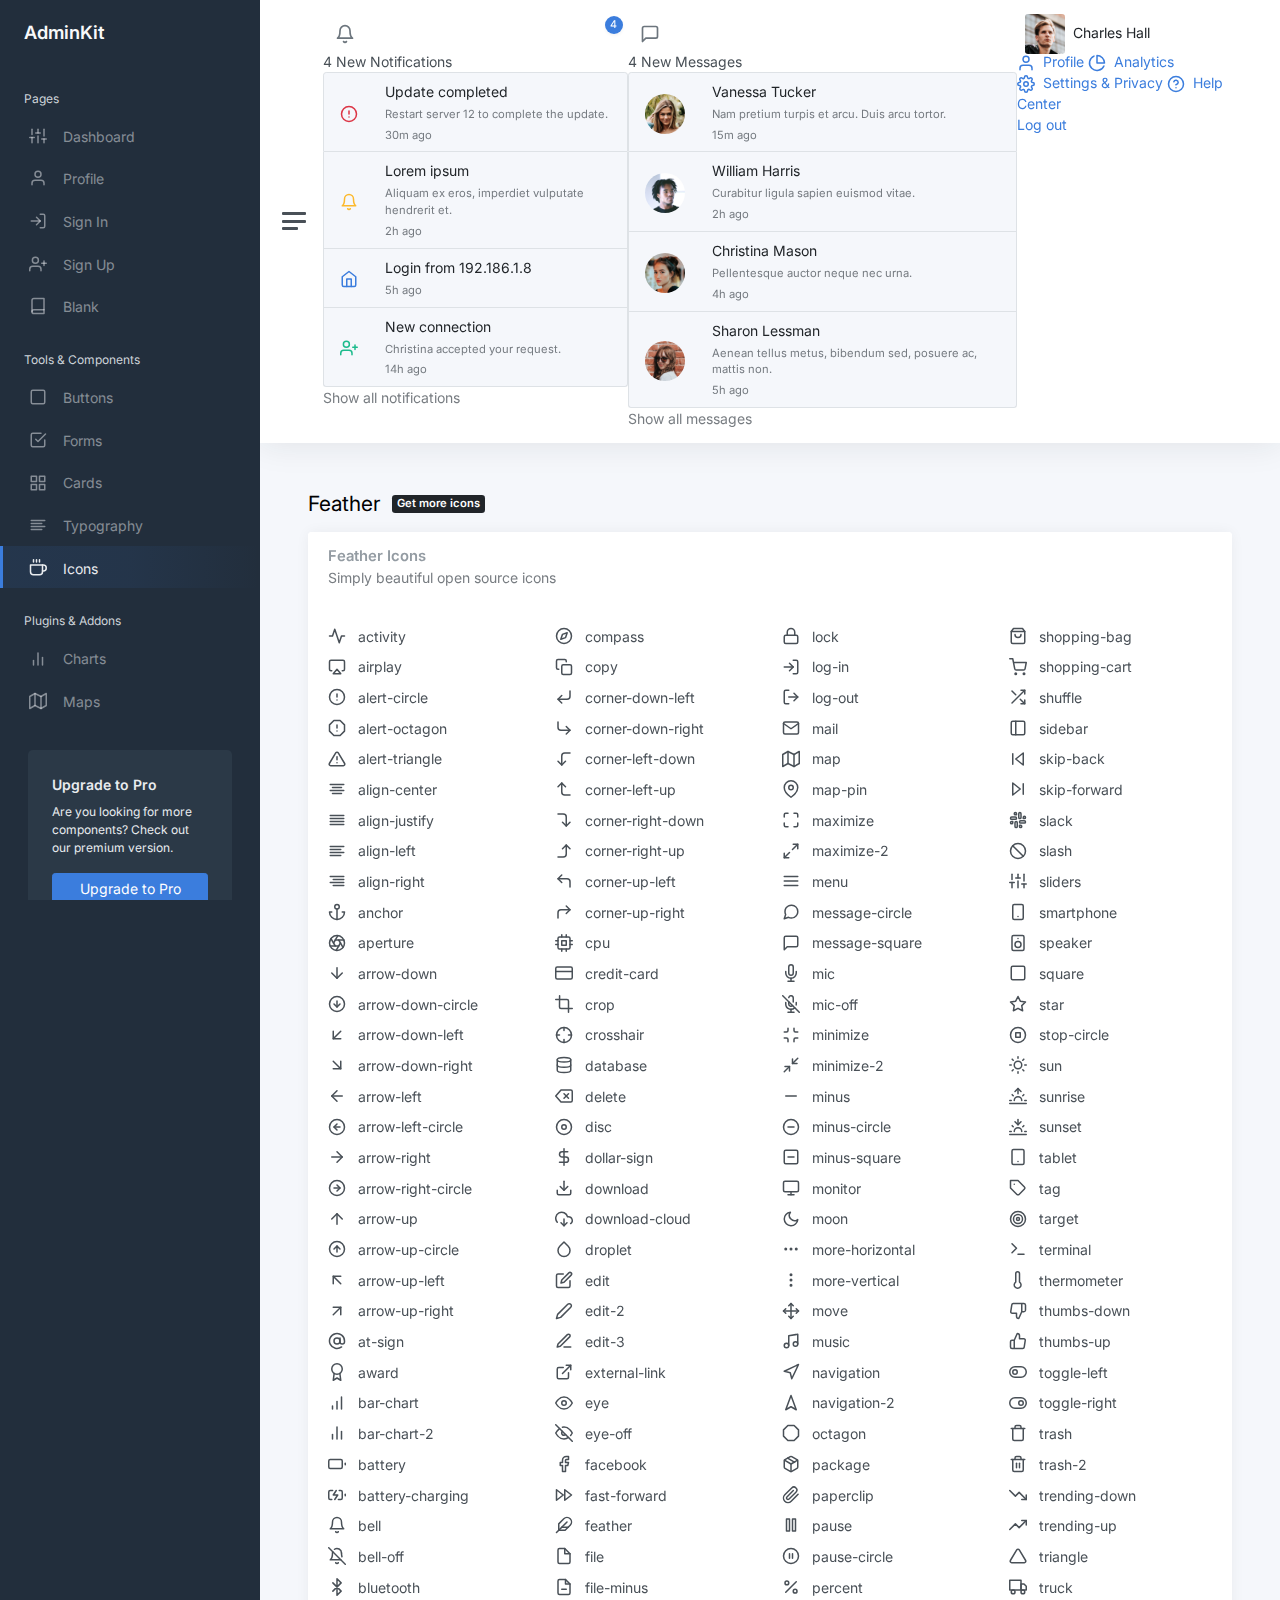
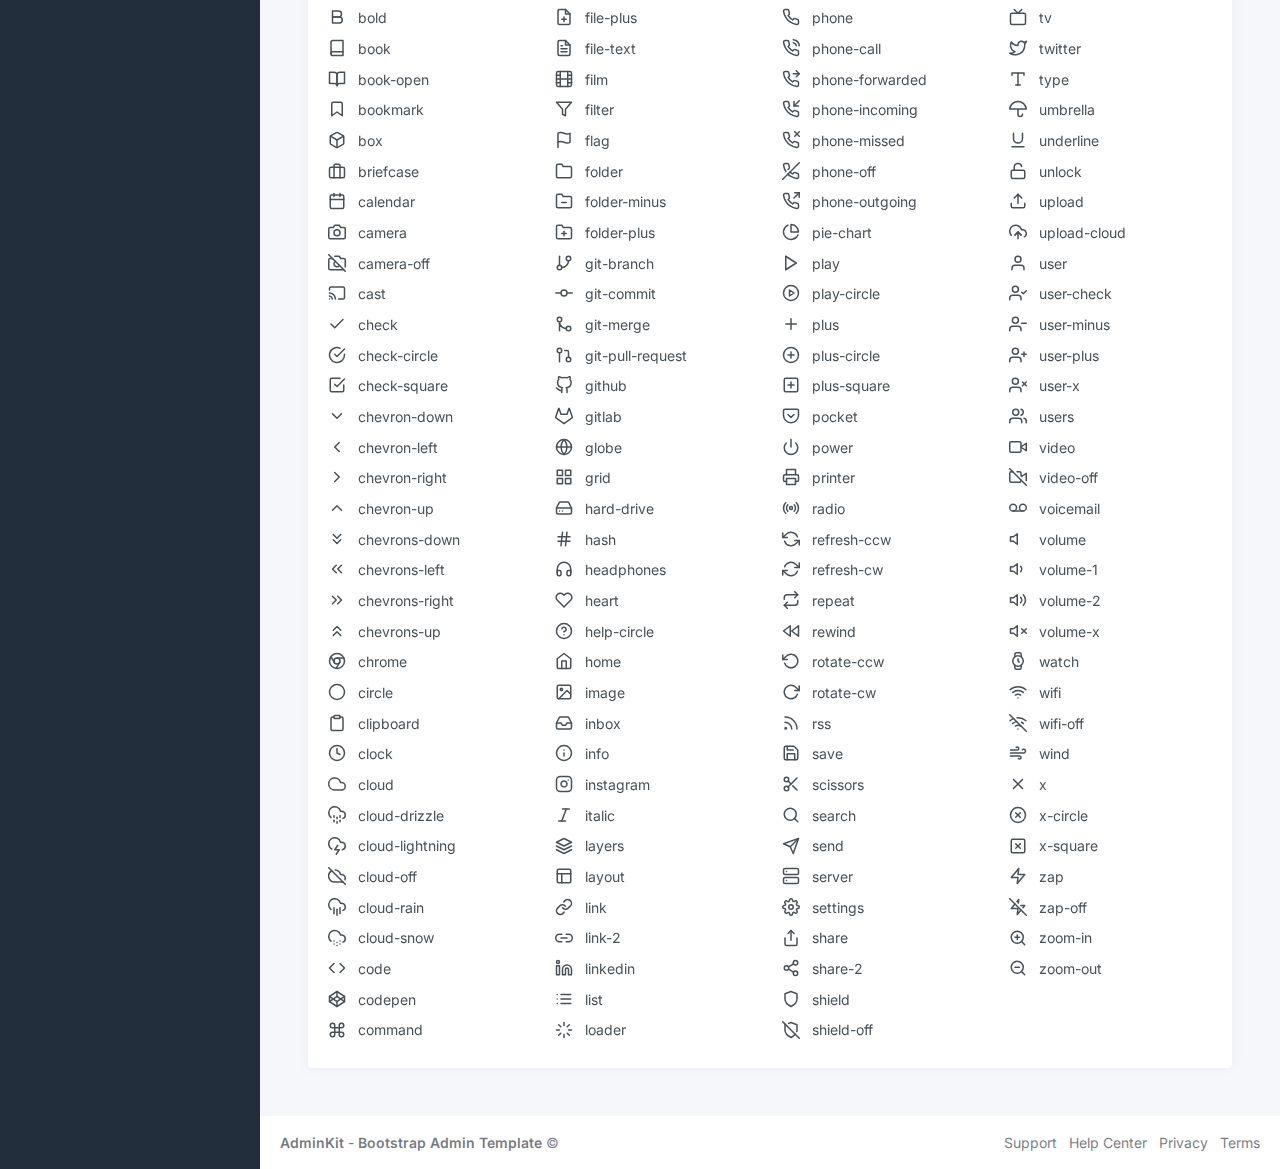
<file: wwwroot/static/icons-feather.html>
<!DOCTYPE html>
<html lang="en">

<head>
	<meta charset="utf-8">
	<meta http-equiv="X-UA-Compatible" content="IE=edge">
	<meta name="viewport" content="width=device-width, initial-scale=1, shrink-to-fit=no">
	<meta name="description" content="Responsive Admin &amp; Dashboard Template based on Bootstrap 5">
	<meta name="author" content="AdminKit">
	<meta name="keywords" content="adminkit, bootstrap, bootstrap 5, admin, dashboard, template, responsive, css, sass, html, theme, front-end, ui kit, web">

	<link rel="preconnect" href="https://fonts.gstatic.com">
	<link rel="shortcut icon" href="img/icons/icon-48x48.png" />

	<link rel="canonical" href="https://demo-basic.adminkit.io/icons-feather.html" />

	<title>Feather | AdminKit Demo</title>

	<link href="css/app.css" rel="stylesheet">
	<link href="https://fonts.googleapis.com/css2?family=Inter:wght@300;400;600&display=swap" rel="stylesheet">
</head>

<body>
	<div class="wrapper">
		<nav id="sidebar" class="sidebar js-sidebar">
			<div class="sidebar-content js-simplebar">
				<a class="sidebar-brand" href="index.html">
          <span class="align-middle">AdminKit</span>
        </a>

				<ul class="sidebar-nav">
					<li class="sidebar-header">
						Pages
					</li>

					<li class="sidebar-item">
						<a class="sidebar-link" href="index.html">
              <i class="align-middle" data-feather="sliders"></i> <span class="align-middle">Dashboard</span>
            </a>
					</li>

					<li class="sidebar-item">
						<a class="sidebar-link" href="pages-profile.html">
              <i class="align-middle" data-feather="user"></i> <span class="align-middle">Profile</span>
            </a>
					</li>

					<li class="sidebar-item">
						<a class="sidebar-link" href="pages-sign-in.html">
              <i class="align-middle" data-feather="log-in"></i> <span class="align-middle">Sign In</span>
            </a>
					</li>

					<li class="sidebar-item">
						<a class="sidebar-link" href="pages-sign-up.html">
              <i class="align-middle" data-feather="user-plus"></i> <span class="align-middle">Sign Up</span>
            </a>
					</li>

					<li class="sidebar-item">
						<a class="sidebar-link" href="pages-blank.html">
              <i class="align-middle" data-feather="book"></i> <span class="align-middle">Blank</span>
            </a>
					</li>

					<li class="sidebar-header">
						Tools & Components
					</li>

					<li class="sidebar-item">
						<a class="sidebar-link" href="ui-buttons.html">
              <i class="align-middle" data-feather="square"></i> <span class="align-middle">Buttons</span>
            </a>
					</li>

					<li class="sidebar-item">
						<a class="sidebar-link" href="ui-forms.html">
              <i class="align-middle" data-feather="check-square"></i> <span class="align-middle">Forms</span>
            </a>
					</li>

					<li class="sidebar-item">
						<a class="sidebar-link" href="ui-cards.html">
              <i class="align-middle" data-feather="grid"></i> <span class="align-middle">Cards</span>
            </a>
					</li>

					<li class="sidebar-item">
						<a class="sidebar-link" href="ui-typography.html">
              <i class="align-middle" data-feather="align-left"></i> <span class="align-middle">Typography</span>
            </a>
					</li>

					<li class="sidebar-item active">
						<a class="sidebar-link" href="icons-feather.html">
              <i class="align-middle" data-feather="coffee"></i> <span class="align-middle">Icons</span>
            </a>
					</li>

					<li class="sidebar-header">
						Plugins & Addons
					</li>

					<li class="sidebar-item">
						<a class="sidebar-link" href="charts-chartjs.html">
              <i class="align-middle" data-feather="bar-chart-2"></i> <span class="align-middle">Charts</span>
            </a>
					</li>

					<li class="sidebar-item">
						<a class="sidebar-link" href="maps-google.html">
              <i class="align-middle" data-feather="map"></i> <span class="align-middle">Maps</span>
            </a>
					</li>
				</ul>

				<div class="sidebar-cta">
					<div class="sidebar-cta-content">
						<strong class="d-inline-block mb-2">Upgrade to Pro</strong>
						<div class="mb-3 text-sm">
							Are you looking for more components? Check out our premium version.
						</div>
						<div class="d-grid">
							<a href="upgrade-to-pro.html" class="btn btn-primary">Upgrade to Pro</a>
						</div>
					</div>
				</div>
			</div>
		</nav>

		<div class="main">
			<nav class="navbar navbar-expand navbar-light navbar-bg">
				<a class="sidebar-toggle js-sidebar-toggle">
          <i class="hamburger align-self-center"></i>
        </a>

				<div class="navbar-collapse collapse">
					<ul class="navbar-nav navbar-align">
						<li class="nav-item dropdown">
							<a class="nav-icon dropdown-toggle" href="#" id="alertsDropdown" data-bs-toggle="dropdown">
								<div class="position-relative">
									<i class="align-middle" data-feather="bell"></i>
									<span class="indicator">4</span>
								</div>
							</a>
							<div class="dropdown-menu dropdown-menu-lg dropdown-menu-end py-0" aria-labelledby="alertsDropdown">
								<div class="dropdown-menu-header">
									4 New Notifications
								</div>
								<div class="list-group">
									<a href="#" class="list-group-item">
										<div class="row g-0 align-items-center">
											<div class="col-2">
												<i class="text-danger" data-feather="alert-circle"></i>
											</div>
											<div class="col-10">
												<div class="text-dark">Update completed</div>
												<div class="text-muted small mt-1">Restart server 12 to complete the update.</div>
												<div class="text-muted small mt-1">30m ago</div>
											</div>
										</div>
									</a>
									<a href="#" class="list-group-item">
										<div class="row g-0 align-items-center">
											<div class="col-2">
												<i class="text-warning" data-feather="bell"></i>
											</div>
											<div class="col-10">
												<div class="text-dark">Lorem ipsum</div>
												<div class="text-muted small mt-1">Aliquam ex eros, imperdiet vulputate hendrerit et.</div>
												<div class="text-muted small mt-1">2h ago</div>
											</div>
										</div>
									</a>
									<a href="#" class="list-group-item">
										<div class="row g-0 align-items-center">
											<div class="col-2">
												<i class="text-primary" data-feather="home"></i>
											</div>
											<div class="col-10">
												<div class="text-dark">Login from 192.186.1.8</div>
												<div class="text-muted small mt-1">5h ago</div>
											</div>
										</div>
									</a>
									<a href="#" class="list-group-item">
										<div class="row g-0 align-items-center">
											<div class="col-2">
												<i class="text-success" data-feather="user-plus"></i>
											</div>
											<div class="col-10">
												<div class="text-dark">New connection</div>
												<div class="text-muted small mt-1">Christina accepted your request.</div>
												<div class="text-muted small mt-1">14h ago</div>
											</div>
										</div>
									</a>
								</div>
								<div class="dropdown-menu-footer">
									<a href="#" class="text-muted">Show all notifications</a>
								</div>
							</div>
						</li>
						<li class="nav-item dropdown">
							<a class="nav-icon dropdown-toggle" href="#" id="messagesDropdown" data-bs-toggle="dropdown">
								<div class="position-relative">
									<i class="align-middle" data-feather="message-square"></i>
								</div>
							</a>
							<div class="dropdown-menu dropdown-menu-lg dropdown-menu-end py-0" aria-labelledby="messagesDropdown">
								<div class="dropdown-menu-header">
									<div class="position-relative">
										4 New Messages
									</div>
								</div>
								<div class="list-group">
									<a href="#" class="list-group-item">
										<div class="row g-0 align-items-center">
											<div class="col-2">
												<img src="img/avatars/avatar-5.jpg" class="avatar img-fluid rounded-circle" alt="Vanessa Tucker">
											</div>
											<div class="col-10 ps-2">
												<div class="text-dark">Vanessa Tucker</div>
												<div class="text-muted small mt-1">Nam pretium turpis et arcu. Duis arcu tortor.</div>
												<div class="text-muted small mt-1">15m ago</div>
											</div>
										</div>
									</a>
									<a href="#" class="list-group-item">
										<div class="row g-0 align-items-center">
											<div class="col-2">
												<img src="img/avatars/avatar-2.jpg" class="avatar img-fluid rounded-circle" alt="William Harris">
											</div>
											<div class="col-10 ps-2">
												<div class="text-dark">William Harris</div>
												<div class="text-muted small mt-1">Curabitur ligula sapien euismod vitae.</div>
												<div class="text-muted small mt-1">2h ago</div>
											</div>
										</div>
									</a>
									<a href="#" class="list-group-item">
										<div class="row g-0 align-items-center">
											<div class="col-2">
												<img src="img/avatars/avatar-4.jpg" class="avatar img-fluid rounded-circle" alt="Christina Mason">
											</div>
											<div class="col-10 ps-2">
												<div class="text-dark">Christina Mason</div>
												<div class="text-muted small mt-1">Pellentesque auctor neque nec urna.</div>
												<div class="text-muted small mt-1">4h ago</div>
											</div>
										</div>
									</a>
									<a href="#" class="list-group-item">
										<div class="row g-0 align-items-center">
											<div class="col-2">
												<img src="img/avatars/avatar-3.jpg" class="avatar img-fluid rounded-circle" alt="Sharon Lessman">
											</div>
											<div class="col-10 ps-2">
												<div class="text-dark">Sharon Lessman</div>
												<div class="text-muted small mt-1">Aenean tellus metus, bibendum sed, posuere ac, mattis non.</div>
												<div class="text-muted small mt-1">5h ago</div>
											</div>
										</div>
									</a>
								</div>
								<div class="dropdown-menu-footer">
									<a href="#" class="text-muted">Show all messages</a>
								</div>
							</div>
						</li>
						<li class="nav-item dropdown">
							<a class="nav-icon dropdown-toggle d-inline-block d-sm-none" href="#" data-bs-toggle="dropdown">
                <i class="align-middle" data-feather="settings"></i>
              </a>

							<a class="nav-link dropdown-toggle d-none d-sm-inline-block" href="#" data-bs-toggle="dropdown">
                <img src="img/avatars/avatar.jpg" class="avatar img-fluid rounded me-1" alt="Charles Hall" /> <span class="text-dark">Charles Hall</span>
              </a>
							<div class="dropdown-menu dropdown-menu-end">
								<a class="dropdown-item" href="pages-profile.html"><i class="align-middle me-1" data-feather="user"></i> Profile</a>
								<a class="dropdown-item" href="#"><i class="align-middle me-1" data-feather="pie-chart"></i> Analytics</a>
								<div class="dropdown-divider"></div>
								<a class="dropdown-item" href="index.html"><i class="align-middle me-1" data-feather="settings"></i> Settings & Privacy</a>
								<a class="dropdown-item" href="#"><i class="align-middle me-1" data-feather="help-circle"></i> Help Center</a>
								<div class="dropdown-divider"></div>
								<a class="dropdown-item" href="#">Log out</a>
							</div>
						</li>
					</ul>
				</div>
			</nav>

			<main class="content">
				<div class="container-fluid p-0">

					<div class="mb-3">
						<h1 class="h3 d-inline align-middle">Feather</h1>
						<a class="badge bg-dark text-white ms-2" href="upgrade-to-pro.html">
      Get more icons
  </a>
					</div>
					<div class="card">
						<div class="card-header">
							<h3 class="card-title">Feather Icons</h3>
							<h6 class="card-subtitle text-muted">Simply beautiful open source icons</h6>
						</div>
						<div class="card-body">
							<div class="row">
								<div class="col-12 col-md-6 col-lg-3">
									<div class="mb-2">
										<i class="align-middle me-2" data-feather="activity"></i> <span class="align-middle">activity</span>
									</div>
									<div class="mb-2">
										<i class="align-middle me-2" data-feather="airplay"></i> <span class="align-middle">airplay</span>
									</div>
									<div class="mb-2">
										<i class="align-middle me-2" data-feather="alert-circle"></i> <span class="align-middle">alert-circle</span>
									</div>
									<div class="mb-2">
										<i class="align-middle me-2" data-feather="alert-octagon"></i> <span class="align-middle">alert-octagon</span>
									</div>
									<div class="mb-2">
										<i class="align-middle me-2" data-feather="alert-triangle"></i> <span class="align-middle">alert-triangle</span>
									</div>
									<div class="mb-2">
										<i class="align-middle me-2" data-feather="align-center"></i> <span class="align-middle">align-center</span>
									</div>
									<div class="mb-2">
										<i class="align-middle me-2" data-feather="align-justify"></i> <span class="align-middle">align-justify</span>
									</div>
									<div class="mb-2">
										<i class="align-middle me-2" data-feather="align-left"></i> <span class="align-middle">align-left</span>
									</div>
									<div class="mb-2">
										<i class="align-middle me-2" data-feather="align-right"></i> <span class="align-middle">align-right</span>
									</div>
									<div class="mb-2">
										<i class="align-middle me-2" data-feather="anchor"></i> <span class="align-middle">anchor</span>
									</div>
									<div class="mb-2">
										<i class="align-middle me-2" data-feather="aperture"></i> <span class="align-middle">aperture</span>
									</div>
									<div class="mb-2">
										<i class="align-middle me-2" data-feather="arrow-down"></i> <span class="align-middle">arrow-down</span>
									</div>
									<div class="mb-2">
										<i class="align-middle me-2" data-feather="arrow-down-circle"></i> <span class="align-middle">arrow-down-circle</span>
									</div>
									<div class="mb-2">
										<i class="align-middle me-2" data-feather="arrow-down-left"></i> <span class="align-middle">arrow-down-left</span>
									</div>
									<div class="mb-2">
										<i class="align-middle me-2" data-feather="arrow-down-right"></i> <span class="align-middle">arrow-down-right</span>
									</div>
									<div class="mb-2">
										<i class="align-middle me-2" data-feather="arrow-left"></i> <span class="align-middle">arrow-left</span>
									</div>
									<div class="mb-2">
										<i class="align-middle me-2" data-feather="arrow-left-circle"></i> <span class="align-middle">arrow-left-circle</span>
									</div>
									<div class="mb-2">
										<i class="align-middle me-2" data-feather="arrow-right"></i> <span class="align-middle">arrow-right</span>
									</div>
									<div class="mb-2">
										<i class="align-middle me-2" data-feather="arrow-right-circle"></i> <span class="align-middle">arrow-right-circle</span>
									</div>
									<div class="mb-2">
										<i class="align-middle me-2" data-feather="arrow-up"></i> <span class="align-middle">arrow-up</span>
									</div>
									<div class="mb-2">
										<i class="align-middle me-2" data-feather="arrow-up-circle"></i> <span class="align-middle">arrow-up-circle</span>
									</div>
									<div class="mb-2">
										<i class="align-middle me-2" data-feather="arrow-up-left"></i> <span class="align-middle">arrow-up-left</span>
									</div>
									<div class="mb-2">
										<i class="align-middle me-2" data-feather="arrow-up-right"></i> <span class="align-middle">arrow-up-right</span>
									</div>
									<div class="mb-2">
										<i class="align-middle me-2" data-feather="at-sign"></i> <span class="align-middle">at-sign</span>
									</div>
									<div class="mb-2">
										<i class="align-middle me-2" data-feather="award"></i> <span class="align-middle">award</span>
									</div>
									<div class="mb-2">
										<i class="align-middle me-2" data-feather="bar-chart"></i> <span class="align-middle">bar-chart</span>
									</div>
									<div class="mb-2">
										<i class="align-middle me-2" data-feather="bar-chart-2"></i> <span class="align-middle">bar-chart-2</span>
									</div>
									<div class="mb-2">
										<i class="align-middle me-2" data-feather="battery"></i> <span class="align-middle">battery</span>
									</div>
									<div class="mb-2">
										<i class="align-middle me-2" data-feather="battery-charging"></i> <span class="align-middle">battery-charging</span>
									</div>
									<div class="mb-2">
										<i class="align-middle me-2" data-feather="bell"></i> <span class="align-middle">bell</span>
									</div>
									<div class="mb-2">
										<i class="align-middle me-2" data-feather="bell-off"></i> <span class="align-middle">bell-off</span>
									</div>
									<div class="mb-2">
										<i class="align-middle me-2" data-feather="bluetooth"></i> <span class="align-middle">bluetooth</span>
									</div>
									<div class="mb-2">
										<i class="align-middle me-2" data-feather="bold"></i> <span class="align-middle">bold</span>
									</div>
									<div class="mb-2">
										<i class="align-middle me-2" data-feather="book"></i> <span class="align-middle">book</span>
									</div>
									<div class="mb-2">
										<i class="align-middle me-2" data-feather="book-open"></i> <span class="align-middle">book-open</span>
									</div>
									<div class="mb-2">
										<i class="align-middle me-2" data-feather="bookmark"></i> <span class="align-middle">bookmark</span>
									</div>
									<div class="mb-2">
										<i class="align-middle me-2" data-feather="box"></i> <span class="align-middle">box</span>
									</div>
									<div class="mb-2">
										<i class="align-middle me-2" data-feather="briefcase"></i> <span class="align-middle">briefcase</span>
									</div>
									<div class="mb-2">
										<i class="align-middle me-2" data-feather="calendar"></i> <span class="align-middle">calendar</span>
									</div>
									<div class="mb-2">
										<i class="align-middle me-2" data-feather="camera"></i> <span class="align-middle">camera</span>
									</div>
									<div class="mb-2">
										<i class="align-middle me-2" data-feather="camera-off"></i> <span class="align-middle">camera-off</span>
									</div>
									<div class="mb-2">
										<i class="align-middle me-2" data-feather="cast"></i> <span class="align-middle">cast</span>
									</div>
									<div class="mb-2">
										<i class="align-middle me-2" data-feather="check"></i> <span class="align-middle">check</span>
									</div>
									<div class="mb-2">
										<i class="align-middle me-2" data-feather="check-circle"></i> <span class="align-middle">check-circle</span>
									</div>
									<div class="mb-2">
										<i class="align-middle me-2" data-feather="check-square"></i> <span class="align-middle">check-square</span>
									</div>
									<div class="mb-2">
										<i class="align-middle me-2" data-feather="chevron-down"></i> <span class="align-middle">chevron-down</span>
									</div>
									<div class="mb-2">
										<i class="align-middle me-2" data-feather="chevron-left"></i> <span class="align-middle">chevron-left</span>
									</div>
									<div class="mb-2">
										<i class="align-middle me-2" data-feather="chevron-right"></i> <span class="align-middle">chevron-right</span>
									</div>
									<div class="mb-2">
										<i class="align-middle me-2" data-feather="chevron-up"></i> <span class="align-middle">chevron-up</span>
									</div>
									<div class="mb-2">
										<i class="align-middle me-2" data-feather="chevrons-down"></i> <span class="align-middle">chevrons-down</span>
									</div>
									<div class="mb-2">
										<i class="align-middle me-2" data-feather="chevrons-left"></i> <span class="align-middle">chevrons-left</span>
									</div>
									<div class="mb-2">
										<i class="align-middle me-2" data-feather="chevrons-right"></i> <span class="align-middle">chevrons-right</span>
									</div>
									<div class="mb-2">
										<i class="align-middle me-2" data-feather="chevrons-up"></i> <span class="align-middle">chevrons-up</span>
									</div>
									<div class="mb-2">
										<i class="align-middle me-2" data-feather="chrome"></i> <span class="align-middle">chrome</span>
									</div>
									<div class="mb-2">
										<i class="align-middle me-2" data-feather="circle"></i> <span class="align-middle">circle</span>
									</div>
									<div class="mb-2">
										<i class="align-middle me-2" data-feather="clipboard"></i> <span class="align-middle">clipboard</span>
									</div>
									<div class="mb-2">
										<i class="align-middle me-2" data-feather="clock"></i> <span class="align-middle">clock</span>
									</div>
									<div class="mb-2">
										<i class="align-middle me-2" data-feather="cloud"></i> <span class="align-middle">cloud</span>
									</div>
									<div class="mb-2">
										<i class="align-middle me-2" data-feather="cloud-drizzle"></i> <span class="align-middle">cloud-drizzle</span>
									</div>
									<div class="mb-2">
										<i class="align-middle me-2" data-feather="cloud-lightning"></i> <span class="align-middle">cloud-lightning</span>
									</div>
									<div class="mb-2">
										<i class="align-middle me-2" data-feather="cloud-off"></i> <span class="align-middle">cloud-off</span>
									</div>
									<div class="mb-2">
										<i class="align-middle me-2" data-feather="cloud-rain"></i> <span class="align-middle">cloud-rain</span>
									</div>
									<div class="mb-2">
										<i class="align-middle me-2" data-feather="cloud-snow"></i> <span class="align-middle">cloud-snow</span>
									</div>
									<div class="mb-2">
										<i class="align-middle me-2" data-feather="code"></i> <span class="align-middle">code</span>
									</div>
									<div class="mb-2">
										<i class="align-middle me-2" data-feather="codepen"></i> <span class="align-middle">codepen</span>
									</div>
									<div class="mb-2">
										<i class="align-middle me-2" data-feather="command"></i> <span class="align-middle">command</span>
									</div>
								</div>
								<div class="col-12 col-md-6 col-lg-3">
									<div class="mb-2">
										<i class="align-middle me-2" data-feather="compass"></i> <span class="align-middle">compass</span>
									</div>
									<div class="mb-2">
										<i class="align-middle me-2" data-feather="copy"></i> <span class="align-middle">copy</span>
									</div>
									<div class="mb-2">
										<i class="align-middle me-2" data-feather="corner-down-left"></i> <span class="align-middle">corner-down-left</span>
									</div>
									<div class="mb-2">
										<i class="align-middle me-2" data-feather="corner-down-right"></i> <span class="align-middle">corner-down-right</span>
									</div>
									<div class="mb-2">
										<i class="align-middle me-2" data-feather="corner-left-down"></i> <span class="align-middle">corner-left-down</span>
									</div>
									<div class="mb-2">
										<i class="align-middle me-2" data-feather="corner-left-up"></i> <span class="align-middle">corner-left-up</span>
									</div>
									<div class="mb-2">
										<i class="align-middle me-2" data-feather="corner-right-down"></i> <span class="align-middle">corner-right-down</span>
									</div>
									<div class="mb-2">
										<i class="align-middle me-2" data-feather="corner-right-up"></i> <span class="align-middle">corner-right-up</span>
									</div>
									<div class="mb-2">
										<i class="align-middle me-2" data-feather="corner-up-left"></i> <span class="align-middle">corner-up-left</span>
									</div>
									<div class="mb-2">
										<i class="align-middle me-2" data-feather="corner-up-right"></i> <span class="align-middle">corner-up-right</span>
									</div>
									<div class="mb-2">
										<i class="align-middle me-2" data-feather="cpu"></i> <span class="align-middle">cpu</span>
									</div>
									<div class="mb-2">
										<i class="align-middle me-2" data-feather="credit-card"></i> <span class="align-middle">credit-card</span>
									</div>
									<div class="mb-2">
										<i class="align-middle me-2" data-feather="crop"></i> <span class="align-middle">crop</span>
									</div>
									<div class="mb-2">
										<i class="align-middle me-2" data-feather="crosshair"></i> <span class="align-middle">crosshair</span>
									</div>
									<div class="mb-2">
										<i class="align-middle me-2" data-feather="database"></i> <span class="align-middle">database</span>
									</div>
									<div class="mb-2">
										<i class="align-middle me-2" data-feather="delete"></i> <span class="align-middle">delete</span>
									</div>
									<div class="mb-2">
										<i class="align-middle me-2" data-feather="disc"></i> <span class="align-middle">disc</span>
									</div>
									<div class="mb-2">
										<i class="align-middle me-2" data-feather="dollar-sign"></i> <span class="align-middle">dollar-sign</span>
									</div>
									<div class="mb-2">
										<i class="align-middle me-2" data-feather="download"></i> <span class="align-middle">download</span>
									</div>
									<div class="mb-2">
										<i class="align-middle me-2" data-feather="download-cloud"></i> <span class="align-middle">download-cloud</span>
									</div>
									<div class="mb-2">
										<i class="align-middle me-2" data-feather="droplet"></i> <span class="align-middle">droplet</span>
									</div>
									<div class="mb-2">
										<i class="align-middle me-2" data-feather="edit"></i> <span class="align-middle">edit</span>
									</div>
									<div class="mb-2">
										<i class="align-middle me-2" data-feather="edit-2"></i> <span class="align-middle">edit-2</span>
									</div>
									<div class="mb-2">
										<i class="align-middle me-2" data-feather="edit-3"></i> <span class="align-middle">edit-3</span>
									</div>
									<div class="mb-2">
										<i class="align-middle me-2" data-feather="external-link"></i> <span class="align-middle">external-link</span>
									</div>
									<div class="mb-2">
										<i class="align-middle me-2" data-feather="eye"></i> <span class="align-middle">eye</span>
									</div>
									<div class="mb-2">
										<i class="align-middle me-2" data-feather="eye-off"></i> <span class="align-middle">eye-off</span>
									</div>
									<div class="mb-2">
										<i class="align-middle me-2" data-feather="facebook"></i> <span class="align-middle">facebook</span>
									</div>
									<div class="mb-2">
										<i class="align-middle me-2" data-feather="fast-forward"></i> <span class="align-middle">fast-forward</span>
									</div>
									<div class="mb-2">
										<i class="align-middle me-2" data-feather="feather"></i> <span class="align-middle">feather</span>
									</div>
									<div class="mb-2">
										<i class="align-middle me-2" data-feather="file"></i> <span class="align-middle">file</span>
									</div>
									<div class="mb-2">
										<i class="align-middle me-2" data-feather="file-minus"></i> <span class="align-middle">file-minus</span>
									</div>
									<div class="mb-2">
										<i class="align-middle me-2" data-feather="file-plus"></i> <span class="align-middle">file-plus</span>
									</div>
									<div class="mb-2">
										<i class="align-middle me-2" data-feather="file-text"></i> <span class="align-middle">file-text</span>
									</div>
									<div class="mb-2">
										<i class="align-middle me-2" data-feather="film"></i> <span class="align-middle">film</span>
									</div>
									<div class="mb-2">
										<i class="align-middle me-2" data-feather="filter"></i> <span class="align-middle">filter</span>
									</div>
									<div class="mb-2">
										<i class="align-middle me-2" data-feather="flag"></i> <span class="align-middle">flag</span>
									</div>
									<div class="mb-2">
										<i class="align-middle me-2" data-feather="folder"></i> <span class="align-middle">folder</span>
									</div>
									<div class="mb-2">
										<i class="align-middle me-2" data-feather="folder-minus"></i> <span class="align-middle">folder-minus</span>
									</div>
									<div class="mb-2">
										<i class="align-middle me-2" data-feather="folder-plus"></i> <span class="align-middle">folder-plus</span>
									</div>
									<div class="mb-2">
										<i class="align-middle me-2" data-feather="git-branch"></i> <span class="align-middle">git-branch</span>
									</div>
									<div class="mb-2">
										<i class="align-middle me-2" data-feather="git-commit"></i> <span class="align-middle">git-commit</span>
									</div>
									<div class="mb-2">
										<i class="align-middle me-2" data-feather="git-merge"></i> <span class="align-middle">git-merge</span>
									</div>
									<div class="mb-2">
										<i class="align-middle me-2" data-feather="git-pull-request"></i> <span class="align-middle">git-pull-request</span>
									</div>
									<div class="mb-2">
										<i class="align-middle me-2" data-feather="github"></i> <span class="align-middle">github</span>
									</div>
									<div class="mb-2">
										<i class="align-middle me-2" data-feather="gitlab"></i> <span class="align-middle">gitlab</span>
									</div>
									<div class="mb-2">
										<i class="align-middle me-2" data-feather="globe"></i> <span class="align-middle">globe</span>
									</div>
									<div class="mb-2">
										<i class="align-middle me-2" data-feather="grid"></i> <span class="align-middle">grid</span>
									</div>
									<div class="mb-2">
										<i class="align-middle me-2" data-feather="hard-drive"></i> <span class="align-middle">hard-drive</span>
									</div>
									<div class="mb-2">
										<i class="align-middle me-2" data-feather="hash"></i> <span class="align-middle">hash</span>
									</div>
									<div class="mb-2">
										<i class="align-middle me-2" data-feather="headphones"></i> <span class="align-middle">headphones</span>
									</div>
									<div class="mb-2">
										<i class="align-middle me-2" data-feather="heart"></i> <span class="align-middle">heart</span>
									</div>
									<div class="mb-2">
										<i class="align-middle me-2" data-feather="help-circle"></i> <span class="align-middle">help-circle</span>
									</div>
									<div class="mb-2">
										<i class="align-middle me-2" data-feather="home"></i> <span class="align-middle">home</span>
									</div>
									<div class="mb-2">
										<i class="align-middle me-2" data-feather="image"></i> <span class="align-middle">image</span>
									</div>
									<div class="mb-2">
										<i class="align-middle me-2" data-feather="inbox"></i> <span class="align-middle">inbox</span>
									</div>
									<div class="mb-2">
										<i class="align-middle me-2" data-feather="info"></i> <span class="align-middle">info</span>
									</div>
									<div class="mb-2">
										<i class="align-middle me-2" data-feather="instagram"></i> <span class="align-middle">instagram</span>
									</div>
									<div class="mb-2">
										<i class="align-middle me-2" data-feather="italic"></i> <span class="align-middle">italic</span>
									</div>
									<div class="mb-2">
										<i class="align-middle me-2" data-feather="layers"></i> <span class="align-middle">layers</span>
									</div>
									<div class="mb-2">
										<i class="align-middle me-2" data-feather="layout"></i> <span class="align-middle">layout</span>
									</div>
									<div class="mb-2">
										<i class="align-middle me-2" data-feather="link"></i> <span class="align-middle">link</span>
									</div>
									<div class="mb-2">
										<i class="align-middle me-2" data-feather="link-2"></i> <span class="align-middle">link-2</span>
									</div>
									<div class="mb-2">
										<i class="align-middle me-2" data-feather="linkedin"></i> <span class="align-middle">linkedin</span>
									</div>
									<div class="mb-2">
										<i class="align-middle me-2" data-feather="list"></i> <span class="align-middle">list</span>
									</div>
									<div class="mb-2">
										<i class="align-middle me-2" data-feather="loader"></i> <span class="align-middle">loader</span>
									</div>
								</div>
								<div class="col-12 col-md-6 col-lg-3">
									<div class="mb-2">
										<i class="align-middle me-2" data-feather="lock"></i> <span class="align-middle">lock</span>
									</div>
									<div class="mb-2">
										<i class="align-middle me-2" data-feather="log-in"></i> <span class="align-middle">log-in</span>
									</div>
									<div class="mb-2">
										<i class="align-middle me-2" data-feather="log-out"></i> <span class="align-middle">log-out</span>
									</div>
									<div class="mb-2">
										<i class="align-middle me-2" data-feather="mail"></i> <span class="align-middle">mail</span>
									</div>
									<div class="mb-2">
										<i class="align-middle me-2" data-feather="map"></i> <span class="align-middle">map</span>
									</div>
									<div class="mb-2">
										<i class="align-middle me-2" data-feather="map-pin"></i> <span class="align-middle">map-pin</span>
									</div>
									<div class="mb-2">
										<i class="align-middle me-2" data-feather="maximize"></i> <span class="align-middle">maximize</span>
									</div>
									<div class="mb-2">
										<i class="align-middle me-2" data-feather="maximize-2"></i> <span class="align-middle">maximize-2</span>
									</div>
									<div class="mb-2">
										<i class="align-middle me-2" data-feather="menu"></i> <span class="align-middle">menu</span>
									</div>
									<div class="mb-2">
										<i class="align-middle me-2" data-feather="message-circle"></i> <span class="align-middle">message-circle</span>
									</div>
									<div class="mb-2">
										<i class="align-middle me-2" data-feather="message-square"></i> <span class="align-middle">message-square</span>
									</div>
									<div class="mb-2">
										<i class="align-middle me-2" data-feather="mic"></i> <span class="align-middle">mic</span>
									</div>
									<div class="mb-2">
										<i class="align-middle me-2" data-feather="mic-off"></i> <span class="align-middle">mic-off</span>
									</div>
									<div class="mb-2">
										<i class="align-middle me-2" data-feather="minimize"></i> <span class="align-middle">minimize</span>
									</div>
									<div class="mb-2">
										<i class="align-middle me-2" data-feather="minimize-2"></i> <span class="align-middle">minimize-2</span>
									</div>
									<div class="mb-2">
										<i class="align-middle me-2" data-feather="minus"></i> <span class="align-middle">minus</span>
									</div>
									<div class="mb-2">
										<i class="align-middle me-2" data-feather="minus-circle"></i> <span class="align-middle">minus-circle</span>
									</div>
									<div class="mb-2">
										<i class="align-middle me-2" data-feather="minus-square"></i> <span class="align-middle">minus-square</span>
									</div>
									<div class="mb-2">
										<i class="align-middle me-2" data-feather="monitor"></i> <span class="align-middle">monitor</span>
									</div>
									<div class="mb-2">
										<i class="align-middle me-2" data-feather="moon"></i> <span class="align-middle">moon</span>
									</div>
									<div class="mb-2">
										<i class="align-middle me-2" data-feather="more-horizontal"></i> <span class="align-middle">more-horizontal</span>
									</div>
									<div class="mb-2">
										<i class="align-middle me-2" data-feather="more-vertical"></i> <span class="align-middle">more-vertical</span>
									</div>
									<div class="mb-2">
										<i class="align-middle me-2" data-feather="move"></i> <span class="align-middle">move</span>
									</div>
									<div class="mb-2">
										<i class="align-middle me-2" data-feather="music"></i> <span class="align-middle">music</span>
									</div>
									<div class="mb-2">
										<i class="align-middle me-2" data-feather="navigation"></i> <span class="align-middle">navigation</span>
									</div>
									<div class="mb-2">
										<i class="align-middle me-2" data-feather="navigation-2"></i> <span class="align-middle">navigation-2</span>
									</div>
									<div class="mb-2">
										<i class="align-middle me-2" data-feather="octagon"></i> <span class="align-middle">octagon</span>
									</div>
									<div class="mb-2">
										<i class="align-middle me-2" data-feather="package"></i> <span class="align-middle">package</span>
									</div>
									<div class="mb-2">
										<i class="align-middle me-2" data-feather="paperclip"></i> <span class="align-middle">paperclip</span>
									</div>
									<div class="mb-2">
										<i class="align-middle me-2" data-feather="pause"></i> <span class="align-middle">pause</span>
									</div>
									<div class="mb-2">
										<i class="align-middle me-2" data-feather="pause-circle"></i> <span class="align-middle">pause-circle</span>
									</div>
									<div class="mb-2">
										<i class="align-middle me-2" data-feather="percent"></i> <span class="align-middle">percent</span>
									</div>
									<div class="mb-2">
										<i class="align-middle me-2" data-feather="phone"></i> <span class="align-middle">phone</span>
									</div>
									<div class="mb-2">
										<i class="align-middle me-2" data-feather="phone-call"></i> <span class="align-middle">phone-call</span>
									</div>
									<div class="mb-2">
										<i class="align-middle me-2" data-feather="phone-forwarded"></i> <span class="align-middle">phone-forwarded</span>
									</div>
									<div class="mb-2">
										<i class="align-middle me-2" data-feather="phone-incoming"></i> <span class="align-middle">phone-incoming</span>
									</div>
									<div class="mb-2">
										<i class="align-middle me-2" data-feather="phone-missed"></i> <span class="align-middle">phone-missed</span>
									</div>
									<div class="mb-2">
										<i class="align-middle me-2" data-feather="phone-off"></i> <span class="align-middle">phone-off</span>
									</div>
									<div class="mb-2">
										<i class="align-middle me-2" data-feather="phone-outgoing"></i> <span class="align-middle">phone-outgoing</span>
									</div>
									<div class="mb-2">
										<i class="align-middle me-2" data-feather="pie-chart"></i> <span class="align-middle">pie-chart</span>
									</div>
									<div class="mb-2">
										<i class="align-middle me-2" data-feather="play"></i> <span class="align-middle">play</span>
									</div>
									<div class="mb-2">
										<i class="align-middle me-2" data-feather="play-circle"></i> <span class="align-middle">play-circle</span>
									</div>
									<div class="mb-2">
										<i class="align-middle me-2" data-feather="plus"></i> <span class="align-middle">plus</span>
									</div>
									<div class="mb-2">
										<i class="align-middle me-2" data-feather="plus-circle"></i> <span class="align-middle">plus-circle</span>
									</div>
									<div class="mb-2">
										<i class="align-middle me-2" data-feather="plus-square"></i> <span class="align-middle">plus-square</span>
									</div>
									<div class="mb-2">
										<i class="align-middle me-2" data-feather="pocket"></i> <span class="align-middle">pocket</span>
									</div>
									<div class="mb-2">
										<i class="align-middle me-2" data-feather="power"></i> <span class="align-middle">power</span>
									</div>
									<div class="mb-2">
										<i class="align-middle me-2" data-feather="printer"></i> <span class="align-middle">printer</span>
									</div>
									<div class="mb-2">
										<i class="align-middle me-2" data-feather="radio"></i> <span class="align-middle">radio</span>
									</div>
									<div class="mb-2">
										<i class="align-middle me-2" data-feather="refresh-ccw"></i> <span class="align-middle">refresh-ccw</span>
									</div>
									<div class="mb-2">
										<i class="align-middle me-2" data-feather="refresh-cw"></i> <span class="align-middle">refresh-cw</span>
									</div>
									<div class="mb-2">
										<i class="align-middle me-2" data-feather="repeat"></i> <span class="align-middle">repeat</span>
									</div>
									<div class="mb-2">
										<i class="align-middle me-2" data-feather="rewind"></i> <span class="align-middle">rewind</span>
									</div>
									<div class="mb-2">
										<i class="align-middle me-2" data-feather="rotate-ccw"></i> <span class="align-middle">rotate-ccw</span>
									</div>
									<div class="mb-2">
										<i class="align-middle me-2" data-feather="rotate-cw"></i> <span class="align-middle">rotate-cw</span>
									</div>
									<div class="mb-2">
										<i class="align-middle me-2" data-feather="rss"></i> <span class="align-middle">rss</span>
									</div>
									<div class="mb-2">
										<i class="align-middle me-2" data-feather="save"></i> <span class="align-middle">save</span>
									</div>
									<div class="mb-2">
										<i class="align-middle me-2" data-feather="scissors"></i> <span class="align-middle">scissors</span>
									</div>
									<div class="mb-2">
										<i class="align-middle me-2" data-feather="search"></i> <span class="align-middle">search</span>
									</div>
									<div class="mb-2">
										<i class="align-middle me-2" data-feather="send"></i> <span class="align-middle">send</span>
									</div>
									<div class="mb-2">
										<i class="align-middle me-2" data-feather="server"></i> <span class="align-middle">server</span>
									</div>
									<div class="mb-2">
										<i class="align-middle me-2" data-feather="settings"></i> <span class="align-middle">settings</span>
									</div>
									<div class="mb-2">
										<i class="align-middle me-2" data-feather="share"></i> <span class="align-middle">share</span>
									</div>
									<div class="mb-2">
										<i class="align-middle me-2" data-feather="share-2"></i> <span class="align-middle">share-2</span>
									</div>
									<div class="mb-2">
										<i class="align-middle me-2" data-feather="shield"></i> <span class="align-middle">shield</span>
									</div>
									<div class="mb-2">
										<i class="align-middle me-2" data-feather="shield-off"></i> <span class="align-middle">shield-off</span>
									</div>
								</div>
								<div class="col-12 col-md-6 col-lg-3">
									<div class="mb-2">
										<i class="align-middle me-2" data-feather="shopping-bag"></i> <span class="align-middle">shopping-bag</span>
									</div>
									<div class="mb-2">
										<i class="align-middle me-2" data-feather="shopping-cart"></i> <span class="align-middle">shopping-cart</span>
									</div>
									<div class="mb-2">
										<i class="align-middle me-2" data-feather="shuffle"></i> <span class="align-middle">shuffle</span>
									</div>
									<div class="mb-2">
										<i class="align-middle me-2" data-feather="sidebar"></i> <span class="align-middle">sidebar</span>
									</div>
									<div class="mb-2">
										<i class="align-middle me-2" data-feather="skip-back"></i> <span class="align-middle">skip-back</span>
									</div>
									<div class="mb-2">
										<i class="align-middle me-2" data-feather="skip-forward"></i> <span class="align-middle">skip-forward</span>
									</div>
									<div class="mb-2">
										<i class="align-middle me-2" data-feather="slack"></i> <span class="align-middle">slack</span>
									</div>
									<div class="mb-2">
										<i class="align-middle me-2" data-feather="slash"></i> <span class="align-middle">slash</span>
									</div>
									<div class="mb-2">
										<i class="align-middle me-2" data-feather="sliders"></i> <span class="align-middle">sliders</span>
									</div>
									<div class="mb-2">
										<i class="align-middle me-2" data-feather="smartphone"></i> <span class="align-middle">smartphone</span>
									</div>
									<div class="mb-2">
										<i class="align-middle me-2" data-feather="speaker"></i> <span class="align-middle">speaker</span>
									</div>
									<div class="mb-2">
										<i class="align-middle me-2" data-feather="square"></i> <span class="align-middle">square</span>
									</div>
									<div class="mb-2">
										<i class="align-middle me-2" data-feather="star"></i> <span class="align-middle">star</span>
									</div>
									<div class="mb-2">
										<i class="align-middle me-2" data-feather="stop-circle"></i> <span class="align-middle">stop-circle</span>
									</div>
									<div class="mb-2">
										<i class="align-middle me-2" data-feather="sun"></i> <span class="align-middle">sun</span>
									</div>
									<div class="mb-2">
										<i class="align-middle me-2" data-feather="sunrise"></i> <span class="align-middle">sunrise</span>
									</div>
									<div class="mb-2">
										<i class="align-middle me-2" data-feather="sunset"></i> <span class="align-middle">sunset</span>
									</div>
									<div class="mb-2">
										<i class="align-middle me-2" data-feather="tablet"></i> <span class="align-middle">tablet</span>
									</div>
									<div class="mb-2">
										<i class="align-middle me-2" data-feather="tag"></i> <span class="align-middle">tag</span>
									</div>
									<div class="mb-2">
										<i class="align-middle me-2" data-feather="target"></i> <span class="align-middle">target</span>
									</div>
									<div class="mb-2">
										<i class="align-middle me-2" data-feather="terminal"></i> <span class="align-middle">terminal</span>
									</div>
									<div class="mb-2">
										<i class="align-middle me-2" data-feather="thermometer"></i> <span class="align-middle">thermometer</span>
									</div>
									<div class="mb-2">
										<i class="align-middle me-2" data-feather="thumbs-down"></i> <span class="align-middle">thumbs-down</span>
									</div>
									<div class="mb-2">
										<i class="align-middle me-2" data-feather="thumbs-up"></i> <span class="align-middle">thumbs-up</span>
									</div>
									<div class="mb-2">
										<i class="align-middle me-2" data-feather="toggle-left"></i> <span class="align-middle">toggle-left</span>
									</div>
									<div class="mb-2">
										<i class="align-middle me-2" data-feather="toggle-right"></i> <span class="align-middle">toggle-right</span>
									</div>
									<div class="mb-2">
										<i class="align-middle me-2" data-feather="trash"></i> <span class="align-middle">trash</span>
									</div>
									<div class="mb-2">
										<i class="align-middle me-2" data-feather="trash-2"></i> <span class="align-middle">trash-2</span>
									</div>
									<div class="mb-2">
										<i class="align-middle me-2" data-feather="trending-down"></i> <span class="align-middle">trending-down</span>
									</div>
									<div class="mb-2">
										<i class="align-middle me-2" data-feather="trending-up"></i> <span class="align-middle">trending-up</span>
									</div>
									<div class="mb-2">
										<i class="align-middle me-2" data-feather="triangle"></i> <span class="align-middle">triangle</span>
									</div>
									<div class="mb-2">
										<i class="align-middle me-2" data-feather="truck"></i> <span class="align-middle">truck</span>
									</div>
									<div class="mb-2">
										<i class="align-middle me-2" data-feather="tv"></i> <span class="align-middle">tv</span>
									</div>
									<div class="mb-2">
										<i class="align-middle me-2" data-feather="twitter"></i> <span class="align-middle">twitter</span>
									</div>
									<div class="mb-2">
										<i class="align-middle me-2" data-feather="type"></i> <span class="align-middle">type</span>
									</div>
									<div class="mb-2">
										<i class="align-middle me-2" data-feather="umbrella"></i> <span class="align-middle">umbrella</span>
									</div>
									<div class="mb-2">
										<i class="align-middle me-2" data-feather="underline"></i> <span class="align-middle">underline</span>
									</div>
									<div class="mb-2">
										<i class="align-middle me-2" data-feather="unlock"></i> <span class="align-middle">unlock</span>
									</div>
									<div class="mb-2">
										<i class="align-middle me-2" data-feather="upload"></i> <span class="align-middle">upload</span>
									</div>
									<div class="mb-2">
										<i class="align-middle me-2" data-feather="upload-cloud"></i> <span class="align-middle">upload-cloud</span>
									</div>
									<div class="mb-2">
										<i class="align-middle me-2" data-feather="user"></i> <span class="align-middle">user</span>
									</div>
									<div class="mb-2">
										<i class="align-middle me-2" data-feather="user-check"></i> <span class="align-middle">user-check</span>
									</div>
									<div class="mb-2">
										<i class="align-middle me-2" data-feather="user-minus"></i> <span class="align-middle">user-minus</span>
									</div>
									<div class="mb-2">
										<i class="align-middle me-2" data-feather="user-plus"></i> <span class="align-middle">user-plus</span>
									</div>
									<div class="mb-2">
										<i class="align-middle me-2" data-feather="user-x"></i> <span class="align-middle">user-x</span>
									</div>
									<div class="mb-2">
										<i class="align-middle me-2" data-feather="users"></i> <span class="align-middle">users</span>
									</div>
									<div class="mb-2">
										<i class="align-middle me-2" data-feather="video"></i> <span class="align-middle">video</span>
									</div>
									<div class="mb-2">
										<i class="align-middle me-2" data-feather="video-off"></i> <span class="align-middle">video-off</span>
									</div>
									<div class="mb-2">
										<i class="align-middle me-2" data-feather="voicemail"></i> <span class="align-middle">voicemail</span>
									</div>
									<div class="mb-2">
										<i class="align-middle me-2" data-feather="volume"></i> <span class="align-middle">volume</span>
									</div>
									<div class="mb-2">
										<i class="align-middle me-2" data-feather="volume-1"></i> <span class="align-middle">volume-1</span>
									</div>
									<div class="mb-2">
										<i class="align-middle me-2" data-feather="volume-2"></i> <span class="align-middle">volume-2</span>
									</div>
									<div class="mb-2">
										<i class="align-middle me-2" data-feather="volume-x"></i> <span class="align-middle">volume-x</span>
									</div>
									<div class="mb-2">
										<i class="align-middle me-2" data-feather="watch"></i> <span class="align-middle">watch</span>
									</div>
									<div class="mb-2">
										<i class="align-middle me-2" data-feather="wifi"></i> <span class="align-middle">wifi</span>
									</div>
									<div class="mb-2">
										<i class="align-middle me-2" data-feather="wifi-off"></i> <span class="align-middle">wifi-off</span>
									</div>
									<div class="mb-2">
										<i class="align-middle me-2" data-feather="wind"></i> <span class="align-middle">wind</span>
									</div>
									<div class="mb-2">
										<i class="align-middle me-2" data-feather="x"></i> <span class="align-middle">x</span>
									</div>
									<div class="mb-2">
										<i class="align-middle me-2" data-feather="x-circle"></i> <span class="align-middle">x-circle</span>
									</div>
									<div class="mb-2">
										<i class="align-middle me-2" data-feather="x-square"></i> <span class="align-middle">x-square</span>
									</div>
									<div class="mb-2">
										<i class="align-middle me-2" data-feather="zap"></i> <span class="align-middle">zap</span>
									</div>
									<div class="mb-2">
										<i class="align-middle me-2" data-feather="zap-off"></i> <span class="align-middle">zap-off</span>
									</div>
									<div class="mb-2">
										<i class="align-middle me-2" data-feather="zoom-in"></i> <span class="align-middle">zoom-in</span>
									</div>
									<div class="mb-2">
										<i class="align-middle me-2" data-feather="zoom-out"></i> <span class="align-middle">zoom-out</span>
									</div>
								</div>
							</div>
						</div>
					</div>

				</div>
			</main>

			<footer class="footer">
				<div class="container-fluid">
					<div class="row text-muted">
						<div class="col-6 text-start">
							<p class="mb-0">
								<a class="text-muted" href="https://adminkit.io/" target="_blank"><strong>AdminKit</strong></a> - <a class="text-muted" href="https://adminkit.io/" target="_blank"><strong>Bootstrap Admin Template</strong></a>								&copy;
							</p>
						</div>
						<div class="col-6 text-end">
							<ul class="list-inline">
								<li class="list-inline-item">
									<a class="text-muted" href="https://adminkit.io/" target="_blank">Support</a>
								</li>
								<li class="list-inline-item">
									<a class="text-muted" href="https://adminkit.io/" target="_blank">Help Center</a>
								</li>
								<li class="list-inline-item">
									<a class="text-muted" href="https://adminkit.io/" target="_blank">Privacy</a>
								</li>
								<li class="list-inline-item">
									<a class="text-muted" href="https://adminkit.io/" target="_blank">Terms</a>
								</li>
							</ul>
						</div>
					</div>
				</div>
			</footer>
		</div>
	</div>

	<script src="js/app.js"></script>

</body>

</html>
</file>
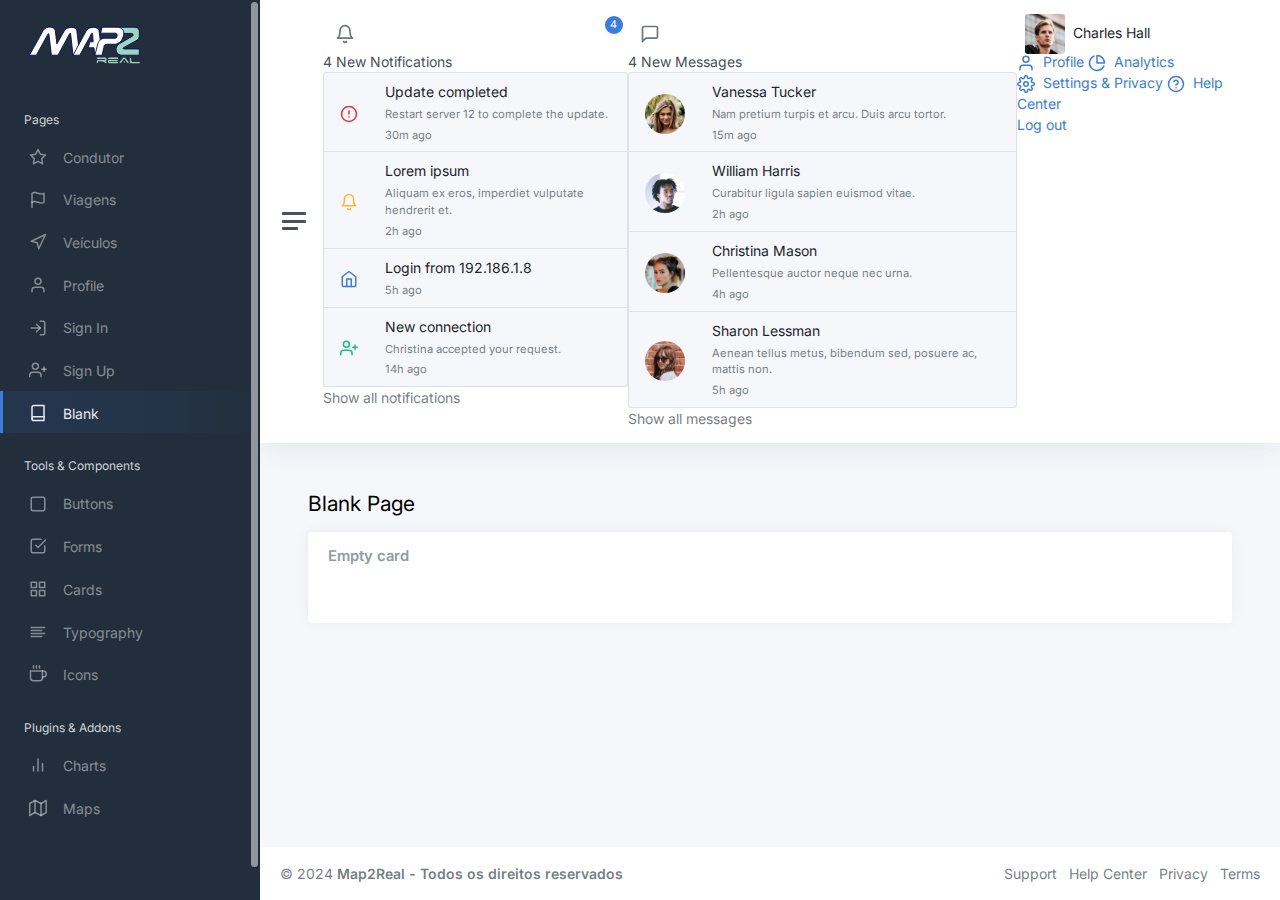
<file: wwwroot/static/pages-blank.html>
<!DOCTYPE html>
<html lang="en">

<head>
	<meta charset="utf-8">
	<meta http-equiv="X-UA-Compatible" content="IE=edge">
	<meta name="viewport" content="width=device-width, initial-scale=1, shrink-to-fit=no">
	<meta name="description" content="Responsive Admin &amp; Dashboard Template based on Bootstrap 5">
	<meta name="author" content="AdminKit">
	<meta name="keywords" content="adminkit, bootstrap, bootstrap 5, admin, dashboard, template, responsive, css, sass, html, theme, front-end, ui kit, web">

	<link rel="preconnect" href="https://fonts.gstatic.com">
	<link rel="shortcut icon" href="img/icons/icon-48x48.png" />

	<link rel="canonical" href="https://demo-basic.adminkit.io/pages-blank.html" />

	<title>Blank Page | AdminKit Demo</title>

	<link href="css/app.css" rel="stylesheet">
	<link href="https://fonts.googleapis.com/css2?family=Inter:wght@300;400;600&display=swap" rel="stylesheet">
</head>

<body>
	<div class="wrapper">
		<nav id="sidebar" class="sidebar js-sidebar">
			<div class="sidebar-content js-simplebar">
				<a class="sidebar-brand" href="index.html">
					<!--<span class="align-middle">AdminKit</span>-->
					<span class="align-middle"><img height="50" src="img/m2r/Logo_map2Real.svg" /></span>
				</a>

				<ul class="sidebar-nav">
					<li class="sidebar-header">
						Pages
					</li>

					<li class="sidebar-item">
						<a class="sidebar-link" href="index.html">
							<i class="align-middle" data-feather="star"></i> <span class="align-middle">Condutor</span>
						</a>
					</li>
					<li class="sidebar-item">
						<a class="sidebar-link" href="pages-trips.html">
							<i class="align-middle" data-feather="flag"></i> <span class="align-middle">Viagens</span>
						</a>
					</li>

					<li class="sidebar-item">
						<a class="sidebar-link" href="pages-trips.html">
							<i class="align-middle" data-feather="navigation"></i> <span class="align-middle">Veículos</span>
						</a>
					</li>

					<li class="sidebar-item">
						<a class="sidebar-link" href="pages-profile.html">
							<i class="align-middle" data-feather="user"></i> <span class="align-middle">Profile</span>
						</a>
					</li>

					<li class="sidebar-item">
						<a class="sidebar-link" href="pages-sign-in.html">
							<i class="align-middle" data-feather="log-in"></i> <span class="align-middle">Sign In</span>
						</a>
					</li>

					<li class="sidebar-item">
						<a class="sidebar-link" href="pages-sign-up.html">
							<i class="align-middle" data-feather="user-plus"></i> <span class="align-middle">Sign Up</span>
						</a>
					</li>

					<li class="sidebar-item active">
						<a class="sidebar-link" href="pages-blank.html">
							<i class="align-middle" data-feather="book"></i> <span class="align-middle">Blank</span>
						</a>
					</li>

					<li class="sidebar-header">
						Tools & Components
					</li>

					<li class="sidebar-item">
						<a class="sidebar-link" href="ui-buttons.html">
							<i class="align-middle" data-feather="square"></i> <span class="align-middle">Buttons</span>
						</a>
					</li>

					<li class="sidebar-item">
						<a class="sidebar-link" href="ui-forms.html">
							<i class="align-middle" data-feather="check-square"></i> <span class="align-middle">Forms</span>
						</a>
					</li>

					<li class="sidebar-item">
						<a class="sidebar-link" href="ui-cards.html">
							<i class="align-middle" data-feather="grid"></i> <span class="align-middle">Cards</span>
						</a>
					</li>

					<li class="sidebar-item">
						<a class="sidebar-link" href="ui-typography.html">
							<i class="align-middle" data-feather="align-left"></i> <span class="align-middle">Typography</span>
						</a>
					</li>

					<li class="sidebar-item">
						<a class="sidebar-link" href="icons-feather.html">
							<i class="align-middle" data-feather="coffee"></i> <span class="align-middle">Icons</span>
						</a>
					</li>

					<li class="sidebar-header">
						Plugins & Addons
					</li>

					<li class="sidebar-item">
						<a class="sidebar-link" href="charts-chartjs.html">
							<i class="align-middle" data-feather="bar-chart-2"></i> <span class="align-middle">Charts</span>
						</a>
					</li>

					<li class="sidebar-item">
						<a class="sidebar-link" href="maps-google.html">
							<i class="align-middle" data-feather="map"></i> <span class="align-middle">Maps</span>
						</a>
					</li>
				</ul>

				<div class="sidebar-cta">
					<div class="sidebar-cta-content bg-transparent">
						<!--<strong class="d-inline-block mb-2">Upgrade to Pro</strong>
			<div class="mb-3 text-sm">
				Are you looking for more components? Check out our premium version.
			</div>
			<div class="d-grid">
				<a href="upgrade-to-pro.html" class="btn btn-primary">Upgrade to Pro</a>
			</div>-->
					</div>
				</div>

			</div>
		</nav>

		<div class="main">
			<nav class="navbar navbar-expand navbar-light navbar-bg">
				<a class="sidebar-toggle js-sidebar-toggle">
					<i class="hamburger align-self-center"></i>
				</a>

				<div class="navbar-collapse collapse">
					<ul class="navbar-nav navbar-align">
						<li class="nav-item dropdown">
							<a class="nav-icon dropdown-toggle" href="#" id="alertsDropdown" data-bs-toggle="dropdown">
								<div class="position-relative">
									<i class="align-middle" data-feather="bell"></i>
									<span class="indicator">4</span>
								</div>
							</a>
							<div class="dropdown-menu dropdown-menu-lg dropdown-menu-end py-0" aria-labelledby="alertsDropdown">
								<div class="dropdown-menu-header">
									4 New Notifications
								</div>
								<div class="list-group">
									<a href="#" class="list-group-item">
										<div class="row g-0 align-items-center">
											<div class="col-2">
												<i class="text-danger" data-feather="alert-circle"></i>
											</div>
											<div class="col-10">
												<div class="text-dark">Update completed</div>
												<div class="text-muted small mt-1">Restart server 12 to complete the update.</div>
												<div class="text-muted small mt-1">30m ago</div>
											</div>
										</div>
									</a>
									<a href="#" class="list-group-item">
										<div class="row g-0 align-items-center">
											<div class="col-2">
												<i class="text-warning" data-feather="bell"></i>
											</div>
											<div class="col-10">
												<div class="text-dark">Lorem ipsum</div>
												<div class="text-muted small mt-1">Aliquam ex eros, imperdiet vulputate hendrerit et.</div>
												<div class="text-muted small mt-1">2h ago</div>
											</div>
										</div>
									</a>
									<a href="#" class="list-group-item">
										<div class="row g-0 align-items-center">
											<div class="col-2">
												<i class="text-primary" data-feather="home"></i>
											</div>
											<div class="col-10">
												<div class="text-dark">Login from 192.186.1.8</div>
												<div class="text-muted small mt-1">5h ago</div>
											</div>
										</div>
									</a>
									<a href="#" class="list-group-item">
										<div class="row g-0 align-items-center">
											<div class="col-2">
												<i class="text-success" data-feather="user-plus"></i>
											</div>
											<div class="col-10">
												<div class="text-dark">New connection</div>
												<div class="text-muted small mt-1">Christina accepted your request.</div>
												<div class="text-muted small mt-1">14h ago</div>
											</div>
										</div>
									</a>
								</div>
								<div class="dropdown-menu-footer">
									<a href="#" class="text-muted">Show all notifications</a>
								</div>
							</div>
						</li>
						<li class="nav-item dropdown">
							<a class="nav-icon dropdown-toggle" href="#" id="messagesDropdown" data-bs-toggle="dropdown">
								<div class="position-relative">
									<i class="align-middle" data-feather="message-square"></i>
								</div>
							</a>
							<div class="dropdown-menu dropdown-menu-lg dropdown-menu-end py-0" aria-labelledby="messagesDropdown">
								<div class="dropdown-menu-header">
									<div class="position-relative">
										4 New Messages
									</div>
								</div>
								<div class="list-group">
									<a href="#" class="list-group-item">
										<div class="row g-0 align-items-center">
											<div class="col-2">
												<img src="img/avatars/avatar-5.jpg" class="avatar img-fluid rounded-circle" alt="Vanessa Tucker">
											</div>
											<div class="col-10 ps-2">
												<div class="text-dark">Vanessa Tucker</div>
												<div class="text-muted small mt-1">Nam pretium turpis et arcu. Duis arcu tortor.</div>
												<div class="text-muted small mt-1">15m ago</div>
											</div>
										</div>
									</a>
									<a href="#" class="list-group-item">
										<div class="row g-0 align-items-center">
											<div class="col-2">
												<img src="img/avatars/avatar-2.jpg" class="avatar img-fluid rounded-circle" alt="William Harris">
											</div>
											<div class="col-10 ps-2">
												<div class="text-dark">William Harris</div>
												<div class="text-muted small mt-1">Curabitur ligula sapien euismod vitae.</div>
												<div class="text-muted small mt-1">2h ago</div>
											</div>
										</div>
									</a>
									<a href="#" class="list-group-item">
										<div class="row g-0 align-items-center">
											<div class="col-2">
												<img src="img/avatars/avatar-4.jpg" class="avatar img-fluid rounded-circle" alt="Christina Mason">
											</div>
											<div class="col-10 ps-2">
												<div class="text-dark">Christina Mason</div>
												<div class="text-muted small mt-1">Pellentesque auctor neque nec urna.</div>
												<div class="text-muted small mt-1">4h ago</div>
											</div>
										</div>
									</a>
									<a href="#" class="list-group-item">
										<div class="row g-0 align-items-center">
											<div class="col-2">
												<img src="img/avatars/avatar-3.jpg" class="avatar img-fluid rounded-circle" alt="Sharon Lessman">
											</div>
											<div class="col-10 ps-2">
												<div class="text-dark">Sharon Lessman</div>
												<div class="text-muted small mt-1">Aenean tellus metus, bibendum sed, posuere ac, mattis non.</div>
												<div class="text-muted small mt-1">5h ago</div>
											</div>
										</div>
									</a>
								</div>
								<div class="dropdown-menu-footer">
									<a href="#" class="text-muted">Show all messages</a>
								</div>
							</div>
						</li>
						<li class="nav-item dropdown">
							<a class="nav-icon dropdown-toggle d-inline-block d-sm-none" href="#" data-bs-toggle="dropdown">
								<i class="align-middle" data-feather="settings"></i>
							</a>

							<a class="nav-link dropdown-toggle d-none d-sm-inline-block" href="#" data-bs-toggle="dropdown">
								<img src="img/avatars/avatar.jpg" class="avatar img-fluid rounded me-1" alt="Charles Hall" /> <span class="text-dark">Charles Hall</span>
							</a>
							<div class="dropdown-menu dropdown-menu-end">
								<a class="dropdown-item" href="pages-profile.html"><i class="align-middle me-1" data-feather="user"></i> Profile</a>
								<a class="dropdown-item" href="#"><i class="align-middle me-1" data-feather="pie-chart"></i> Analytics</a>
								<div class="dropdown-divider"></div>
								<a class="dropdown-item" href="index.html"><i class="align-middle me-1" data-feather="settings"></i> Settings & Privacy</a>
								<a class="dropdown-item" href="#"><i class="align-middle me-1" data-feather="help-circle"></i> Help Center</a>
								<div class="dropdown-divider"></div>
								<a class="dropdown-item" href="#">Log out</a>
							</div>
						</li>
					</ul>
				</div>
			</nav>

			<main class="content">
				<div class="container-fluid p-0">

					<h1 class="h3 mb-3">Blank Page</h1>

					<div class="row">
						<div class="col-12">
							<div class="card">
								<div class="card-header">
									<h5 class="card-title mb-0">Empty card</h5>
								</div>
								<div class="card-body">
								</div>
							</div>
						</div>
					</div>

				</div>
			</main>

			<footer class="footer">
				<div class="container-fluid">
					<div class="row text-muted">
						<div class="col-6 text-start">
							<p class="mb-0">
								&copy; 2024 <a class="text-muted" href="" target="_blank"><strong>Map2Real</strong></a><strong> - Todos os direitos reservados</strong>
							</p>

						</div>
						<div class="col-6 text-end">
							<ul class="list-inline">
								<li class="list-inline-item">
									<a class="text-muted" href="" target="_blank">Support</a>
								</li>
								<li class="list-inline-item">
									<a class="text-muted" href="" target="_blank">Help Center</a>
								</li>
								<li class="list-inline-item">
									<a class="text-muted" href="" target="_blank">Privacy</a>
								</li>
								<li class="list-inline-item">
									<a class="text-muted" href="" target="_blank">Terms</a>
								</li>
							</ul>
						</div>
					</div>
				</div>
			</footer>
		</div>
	</div>

	<script src="js/app.js"></script>

</body>

</html>
</file>
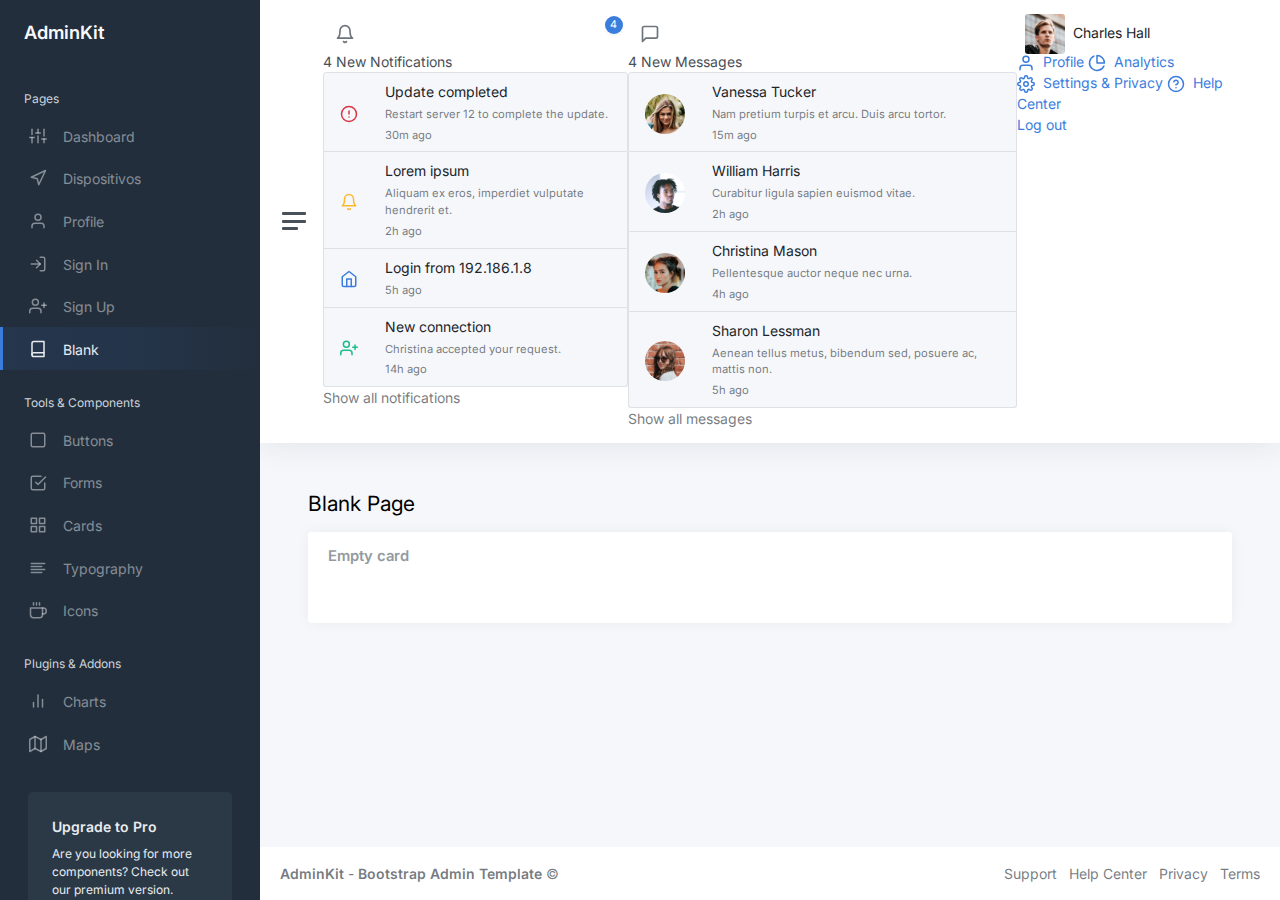
<file: wwwroot/static/pages-directions.html>
<!DOCTYPE html>
<html lang="en">

<head>
	<meta charset="utf-8">
	<meta http-equiv="X-UA-Compatible" content="IE=edge">
	<meta name="viewport" content="width=device-width, initial-scale=1, shrink-to-fit=no">
	<meta name="description" content="Responsive Admin &amp; Dashboard Template based on Bootstrap 5">
	<meta name="author" content="AdminKit">
	<meta name="keywords" content="adminkit, bootstrap, bootstrap 5, admin, dashboard, template, responsive, css, sass, html, theme, front-end, ui kit, web">

	<link rel="preconnect" href="https://fonts.gstatic.com">
	<link rel="shortcut icon" href="img/icons/icon-48x48.png" />

	<link rel="canonical" href="https://demo-basic.adminkit.io/pages-blank.html" />

	<title>Blank Page | AdminKit Demo</title>

	<link href="css/app.css" rel="stylesheet">
	<link href="https://fonts.googleapis.com/css2?family=Inter:wght@300;400;600&display=swap" rel="stylesheet">
</head>

<body>
	<div class="wrapper">
		<nav id="sidebar" class="sidebar js-sidebar">
			<div class="sidebar-content js-simplebar">
				<a class="sidebar-brand" href="index.html">
          <span class="align-middle">AdminKit</span>
        </a>

				<ul class="sidebar-nav">
					<li class="sidebar-header">
						Pages
					</li>

					<li class="sidebar-item">
						<a class="sidebar-link" href="index.html">
							<i class="align-middle" data-feather="sliders"></i> <span class="align-middle">Dashboard</span>
						</a>
					</li>
					<li class="sidebar-item">
						<a class="sidebar-link" href="pages-blank.html">
							<i class="align-middle" data-feather="navigation"></i> <span class="align-middle">Dispositivos</span>
						</a>
					</li>

					<li class="sidebar-item">
						<a class="sidebar-link" href="pages-profile.html">
							<i class="align-middle" data-feather="user"></i> <span class="align-middle">Profile</span>
						</a>
					</li>

					<li class="sidebar-item">
						<a class="sidebar-link" href="pages-sign-in.html">
							<i class="align-middle" data-feather="log-in"></i> <span class="align-middle">Sign In</span>
						</a>
					</li>

					<li class="sidebar-item">
						<a class="sidebar-link" href="pages-sign-up.html">
							<i class="align-middle" data-feather="user-plus"></i> <span class="align-middle">Sign Up</span>
						</a>
					</li>

					<li class="sidebar-item active">
						<a class="sidebar-link" href="pages-blank.html">
							<i class="align-middle" data-feather="book"></i> <span class="align-middle">Blank</span>
						</a>
					</li>

					<li class="sidebar-header">
						Tools & Components
					</li>

					<li class="sidebar-item">
						<a class="sidebar-link" href="ui-buttons.html">
							<i class="align-middle" data-feather="square"></i> <span class="align-middle">Buttons</span>
						</a>
					</li>

					<li class="sidebar-item">
						<a class="sidebar-link" href="ui-forms.html">
							<i class="align-middle" data-feather="check-square"></i> <span class="align-middle">Forms</span>
						</a>
					</li>

					<li class="sidebar-item">
						<a class="sidebar-link" href="ui-cards.html">
							<i class="align-middle" data-feather="grid"></i> <span class="align-middle">Cards</span>
						</a>
					</li>

					<li class="sidebar-item">
						<a class="sidebar-link" href="ui-typography.html">
							<i class="align-middle" data-feather="align-left"></i> <span class="align-middle">Typography</span>
						</a>
					</li>

					<li class="sidebar-item">
						<a class="sidebar-link" href="icons-feather.html">
							<i class="align-middle" data-feather="coffee"></i> <span class="align-middle">Icons</span>
						</a>
					</li>

					<li class="sidebar-header">
						Plugins & Addons
					</li>

					<li class="sidebar-item">
						<a class="sidebar-link" href="charts-chartjs.html">
							<i class="align-middle" data-feather="bar-chart-2"></i> <span class="align-middle">Charts</span>
						</a>
					</li>

					<li class="sidebar-item">
						<a class="sidebar-link" href="maps-google.html">
							<i class="align-middle" data-feather="map"></i> <span class="align-middle">Maps</span>
						</a>
					</li>
				</ul>

				<div class="sidebar-cta">
					<div class="sidebar-cta-content">
						<strong class="d-inline-block mb-2">Upgrade to Pro</strong>
						<div class="mb-3 text-sm">
							Are you looking for more components? Check out our premium version.
						</div>
						<div class="d-grid">
							<a href="upgrade-to-pro.html" class="btn btn-primary">Upgrade to Pro</a>
						</div>
					</div>
				</div>
			</div>
		</nav>

		<div class="main">
			<nav class="navbar navbar-expand navbar-light navbar-bg">
				<a class="sidebar-toggle js-sidebar-toggle">
          <i class="hamburger align-self-center"></i>
        </a>

				<div class="navbar-collapse collapse">
					<ul class="navbar-nav navbar-align">
						<li class="nav-item dropdown">
							<a class="nav-icon dropdown-toggle" href="#" id="alertsDropdown" data-bs-toggle="dropdown">
								<div class="position-relative">
									<i class="align-middle" data-feather="bell"></i>
									<span class="indicator">4</span>
								</div>
							</a>
							<div class="dropdown-menu dropdown-menu-lg dropdown-menu-end py-0" aria-labelledby="alertsDropdown">
								<div class="dropdown-menu-header">
									4 New Notifications
								</div>
								<div class="list-group">
									<a href="#" class="list-group-item">
										<div class="row g-0 align-items-center">
											<div class="col-2">
												<i class="text-danger" data-feather="alert-circle"></i>
											</div>
											<div class="col-10">
												<div class="text-dark">Update completed</div>
												<div class="text-muted small mt-1">Restart server 12 to complete the update.</div>
												<div class="text-muted small mt-1">30m ago</div>
											</div>
										</div>
									</a>
									<a href="#" class="list-group-item">
										<div class="row g-0 align-items-center">
											<div class="col-2">
												<i class="text-warning" data-feather="bell"></i>
											</div>
											<div class="col-10">
												<div class="text-dark">Lorem ipsum</div>
												<div class="text-muted small mt-1">Aliquam ex eros, imperdiet vulputate hendrerit et.</div>
												<div class="text-muted small mt-1">2h ago</div>
											</div>
										</div>
									</a>
									<a href="#" class="list-group-item">
										<div class="row g-0 align-items-center">
											<div class="col-2">
												<i class="text-primary" data-feather="home"></i>
											</div>
											<div class="col-10">
												<div class="text-dark">Login from 192.186.1.8</div>
												<div class="text-muted small mt-1">5h ago</div>
											</div>
										</div>
									</a>
									<a href="#" class="list-group-item">
										<div class="row g-0 align-items-center">
											<div class="col-2">
												<i class="text-success" data-feather="user-plus"></i>
											</div>
											<div class="col-10">
												<div class="text-dark">New connection</div>
												<div class="text-muted small mt-1">Christina accepted your request.</div>
												<div class="text-muted small mt-1">14h ago</div>
											</div>
										</div>
									</a>
								</div>
								<div class="dropdown-menu-footer">
									<a href="#" class="text-muted">Show all notifications</a>
								</div>
							</div>
						</li>
						<li class="nav-item dropdown">
							<a class="nav-icon dropdown-toggle" href="#" id="messagesDropdown" data-bs-toggle="dropdown">
								<div class="position-relative">
									<i class="align-middle" data-feather="message-square"></i>
								</div>
							</a>
							<div class="dropdown-menu dropdown-menu-lg dropdown-menu-end py-0" aria-labelledby="messagesDropdown">
								<div class="dropdown-menu-header">
									<div class="position-relative">
										4 New Messages
									</div>
								</div>
								<div class="list-group">
									<a href="#" class="list-group-item">
										<div class="row g-0 align-items-center">
											<div class="col-2">
												<img src="img/avatars/avatar-5.jpg" class="avatar img-fluid rounded-circle" alt="Vanessa Tucker">
											</div>
											<div class="col-10 ps-2">
												<div class="text-dark">Vanessa Tucker</div>
												<div class="text-muted small mt-1">Nam pretium turpis et arcu. Duis arcu tortor.</div>
												<div class="text-muted small mt-1">15m ago</div>
											</div>
										</div>
									</a>
									<a href="#" class="list-group-item">
										<div class="row g-0 align-items-center">
											<div class="col-2">
												<img src="img/avatars/avatar-2.jpg" class="avatar img-fluid rounded-circle" alt="William Harris">
											</div>
											<div class="col-10 ps-2">
												<div class="text-dark">William Harris</div>
												<div class="text-muted small mt-1">Curabitur ligula sapien euismod vitae.</div>
												<div class="text-muted small mt-1">2h ago</div>
											</div>
										</div>
									</a>
									<a href="#" class="list-group-item">
										<div class="row g-0 align-items-center">
											<div class="col-2">
												<img src="img/avatars/avatar-4.jpg" class="avatar img-fluid rounded-circle" alt="Christina Mason">
											</div>
											<div class="col-10 ps-2">
												<div class="text-dark">Christina Mason</div>
												<div class="text-muted small mt-1">Pellentesque auctor neque nec urna.</div>
												<div class="text-muted small mt-1">4h ago</div>
											</div>
										</div>
									</a>
									<a href="#" class="list-group-item">
										<div class="row g-0 align-items-center">
											<div class="col-2">
												<img src="img/avatars/avatar-3.jpg" class="avatar img-fluid rounded-circle" alt="Sharon Lessman">
											</div>
											<div class="col-10 ps-2">
												<div class="text-dark">Sharon Lessman</div>
												<div class="text-muted small mt-1">Aenean tellus metus, bibendum sed, posuere ac, mattis non.</div>
												<div class="text-muted small mt-1">5h ago</div>
											</div>
										</div>
									</a>
								</div>
								<div class="dropdown-menu-footer">
									<a href="#" class="text-muted">Show all messages</a>
								</div>
							</div>
						</li>
						<li class="nav-item dropdown">
							<a class="nav-icon dropdown-toggle d-inline-block d-sm-none" href="#" data-bs-toggle="dropdown">
                <i class="align-middle" data-feather="settings"></i>
              </a>

							<a class="nav-link dropdown-toggle d-none d-sm-inline-block" href="#" data-bs-toggle="dropdown">
                <img src="img/avatars/avatar.jpg" class="avatar img-fluid rounded me-1" alt="Charles Hall" /> <span class="text-dark">Charles Hall</span>
              </a>
							<div class="dropdown-menu dropdown-menu-end">
								<a class="dropdown-item" href="pages-profile.html"><i class="align-middle me-1" data-feather="user"></i> Profile</a>
								<a class="dropdown-item" href="#"><i class="align-middle me-1" data-feather="pie-chart"></i> Analytics</a>
								<div class="dropdown-divider"></div>
								<a class="dropdown-item" href="index.html"><i class="align-middle me-1" data-feather="settings"></i> Settings & Privacy</a>
								<a class="dropdown-item" href="#"><i class="align-middle me-1" data-feather="help-circle"></i> Help Center</a>
								<div class="dropdown-divider"></div>
								<a class="dropdown-item" href="#">Log out</a>
							</div>
						</li>
					</ul>
				</div>
			</nav>

			<main class="content">
				<div class="container-fluid p-0">

					<h1 class="h3 mb-3">Blank Page</h1>

					<div class="row">
						<div class="col-12">
							<div class="card">
								<div class="card-header">
									<h5 class="card-title mb-0">Empty card</h5>
								</div>
								<div class="card-body">
								</div>
							</div>
						</div>
					</div>

				</div>
			</main>

			<footer class="footer">
				<div class="container-fluid">
					<div class="row text-muted">
						<div class="col-6 text-start">
							<p class="mb-0">
								<a class="text-muted" href="https://adminkit.io/" target="_blank"><strong>AdminKit</strong></a> - <a class="text-muted" href="https://adminkit.io/" target="_blank"><strong>Bootstrap Admin Template</strong></a>								&copy;
							</p>
						</div>
						<div class="col-6 text-end">
							<ul class="list-inline">
								<li class="list-inline-item">
									<a class="text-muted" href="https://adminkit.io/" target="_blank">Support</a>
								</li>
								<li class="list-inline-item">
									<a class="text-muted" href="https://adminkit.io/" target="_blank">Help Center</a>
								</li>
								<li class="list-inline-item">
									<a class="text-muted" href="https://adminkit.io/" target="_blank">Privacy</a>
								</li>
								<li class="list-inline-item">
									<a class="text-muted" href="https://adminkit.io/" target="_blank">Terms</a>
								</li>
							</ul>
						</div>
					</div>
				</div>
			</footer>
		</div>
	</div>

	<script src="js/app.js"></script>

</body>

</html>
</file>
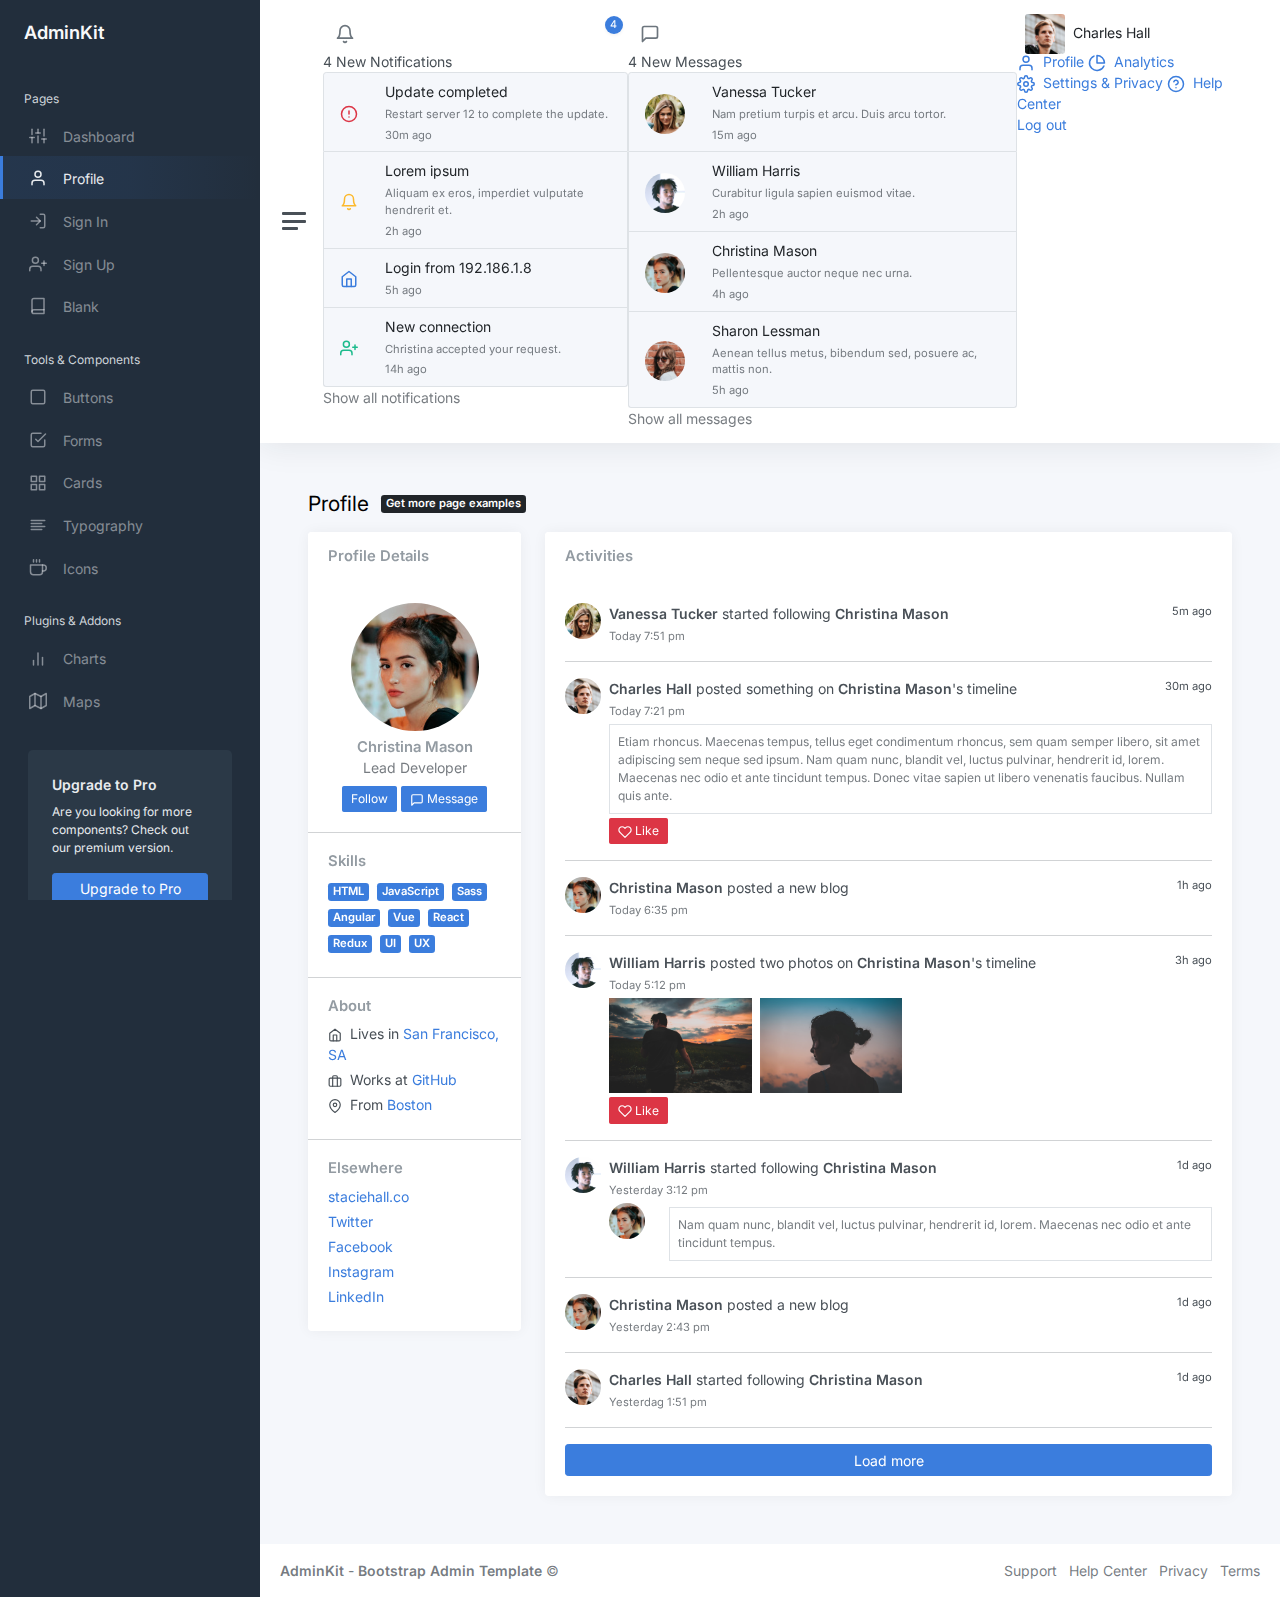
<file: wwwroot/static/pages-profile.html>
<!DOCTYPE html>
<html lang="en">

<head>
	<meta charset="utf-8">
	<meta http-equiv="X-UA-Compatible" content="IE=edge">
	<meta name="viewport" content="width=device-width, initial-scale=1, shrink-to-fit=no">
	<meta name="description" content="Responsive Admin &amp; Dashboard Template based on Bootstrap 5">
	<meta name="author" content="AdminKit">
	<meta name="keywords" content="adminkit, bootstrap, bootstrap 5, admin, dashboard, template, responsive, css, sass, html, theme, front-end, ui kit, web">

	<link rel="preconnect" href="https://fonts.gstatic.com">
	<link rel="shortcut icon" href="img/icons/icon-48x48.png" />

	<link rel="canonical" href="https://demo-basic.adminkit.io/pages-profile.html" />

	<title>Profile | AdminKit Demo</title>

	<link href="css/app.css" rel="stylesheet">
	<link href="https://fonts.googleapis.com/css2?family=Inter:wght@300;400;600&display=swap" rel="stylesheet">
</head>

<body>
	<div class="wrapper">
		<nav id="sidebar" class="sidebar js-sidebar">
			<div class="sidebar-content js-simplebar">
				<a class="sidebar-brand" href="index.html">
          <span class="align-middle">AdminKit</span>
        </a>

				<ul class="sidebar-nav">
					<li class="sidebar-header">
						Pages
					</li>

					<li class="sidebar-item">
						<a class="sidebar-link" href="index.html">
              <i class="align-middle" data-feather="sliders"></i> <span class="align-middle">Dashboard</span>
            </a>
					</li>

					<li class="sidebar-item active">
						<a class="sidebar-link" href="pages-profile.html">
              <i class="align-middle" data-feather="user"></i> <span class="align-middle">Profile</span>
            </a>
					</li>

					<li class="sidebar-item">
						<a class="sidebar-link" href="pages-sign-in.html">
              <i class="align-middle" data-feather="log-in"></i> <span class="align-middle">Sign In</span>
            </a>
					</li>

					<li class="sidebar-item">
						<a class="sidebar-link" href="pages-sign-up.html">
              <i class="align-middle" data-feather="user-plus"></i> <span class="align-middle">Sign Up</span>
            </a>
					</li>

					<li class="sidebar-item">
						<a class="sidebar-link" href="pages-blank.html">
              <i class="align-middle" data-feather="book"></i> <span class="align-middle">Blank</span>
            </a>
					</li>

					<li class="sidebar-header">
						Tools & Components
					</li>

					<li class="sidebar-item">
						<a class="sidebar-link" href="ui-buttons.html">
              <i class="align-middle" data-feather="square"></i> <span class="align-middle">Buttons</span>
            </a>
					</li>

					<li class="sidebar-item">
						<a class="sidebar-link" href="ui-forms.html">
              <i class="align-middle" data-feather="check-square"></i> <span class="align-middle">Forms</span>
            </a>
					</li>

					<li class="sidebar-item">
						<a class="sidebar-link" href="ui-cards.html">
              <i class="align-middle" data-feather="grid"></i> <span class="align-middle">Cards</span>
            </a>
					</li>

					<li class="sidebar-item">
						<a class="sidebar-link" href="ui-typography.html">
              <i class="align-middle" data-feather="align-left"></i> <span class="align-middle">Typography</span>
            </a>
					</li>

					<li class="sidebar-item">
						<a class="sidebar-link" href="icons-feather.html">
              <i class="align-middle" data-feather="coffee"></i> <span class="align-middle">Icons</span>
            </a>
					</li>

					<li class="sidebar-header">
						Plugins & Addons
					</li>

					<li class="sidebar-item">
						<a class="sidebar-link" href="charts-chartjs.html">
              <i class="align-middle" data-feather="bar-chart-2"></i> <span class="align-middle">Charts</span>
            </a>
					</li>

					<li class="sidebar-item">
						<a class="sidebar-link" href="maps-google.html">
              <i class="align-middle" data-feather="map"></i> <span class="align-middle">Maps</span>
            </a>
					</li>
				</ul>

				<div class="sidebar-cta">
					<div class="sidebar-cta-content">
						<strong class="d-inline-block mb-2">Upgrade to Pro</strong>
						<div class="mb-3 text-sm">
							Are you looking for more components? Check out our premium version.
						</div>
						<div class="d-grid">
							<a href="upgrade-to-pro.html" class="btn btn-primary">Upgrade to Pro</a>
						</div>
					</div>
				</div>
			</div>
		</nav>

		<div class="main">
			<nav class="navbar navbar-expand navbar-light navbar-bg">
				<a class="sidebar-toggle js-sidebar-toggle">
          <i class="hamburger align-self-center"></i>
        </a>

				<div class="navbar-collapse collapse">
					<ul class="navbar-nav navbar-align">
						<li class="nav-item dropdown">
							<a class="nav-icon dropdown-toggle" href="#" id="alertsDropdown" data-bs-toggle="dropdown">
								<div class="position-relative">
									<i class="align-middle" data-feather="bell"></i>
									<span class="indicator">4</span>
								</div>
							</a>
							<div class="dropdown-menu dropdown-menu-lg dropdown-menu-end py-0" aria-labelledby="alertsDropdown">
								<div class="dropdown-menu-header">
									4 New Notifications
								</div>
								<div class="list-group">
									<a href="#" class="list-group-item">
										<div class="row g-0 align-items-center">
											<div class="col-2">
												<i class="text-danger" data-feather="alert-circle"></i>
											</div>
											<div class="col-10">
												<div class="text-dark">Update completed</div>
												<div class="text-muted small mt-1">Restart server 12 to complete the update.</div>
												<div class="text-muted small mt-1">30m ago</div>
											</div>
										</div>
									</a>
									<a href="#" class="list-group-item">
										<div class="row g-0 align-items-center">
											<div class="col-2">
												<i class="text-warning" data-feather="bell"></i>
											</div>
											<div class="col-10">
												<div class="text-dark">Lorem ipsum</div>
												<div class="text-muted small mt-1">Aliquam ex eros, imperdiet vulputate hendrerit et.</div>
												<div class="text-muted small mt-1">2h ago</div>
											</div>
										</div>
									</a>
									<a href="#" class="list-group-item">
										<div class="row g-0 align-items-center">
											<div class="col-2">
												<i class="text-primary" data-feather="home"></i>
											</div>
											<div class="col-10">
												<div class="text-dark">Login from 192.186.1.8</div>
												<div class="text-muted small mt-1">5h ago</div>
											</div>
										</div>
									</a>
									<a href="#" class="list-group-item">
										<div class="row g-0 align-items-center">
											<div class="col-2">
												<i class="text-success" data-feather="user-plus"></i>
											</div>
											<div class="col-10">
												<div class="text-dark">New connection</div>
												<div class="text-muted small mt-1">Christina accepted your request.</div>
												<div class="text-muted small mt-1">14h ago</div>
											</div>
										</div>
									</a>
								</div>
								<div class="dropdown-menu-footer">
									<a href="#" class="text-muted">Show all notifications</a>
								</div>
							</div>
						</li>
						<li class="nav-item dropdown">
							<a class="nav-icon dropdown-toggle" href="#" id="messagesDropdown" data-bs-toggle="dropdown">
								<div class="position-relative">
									<i class="align-middle" data-feather="message-square"></i>
								</div>
							</a>
							<div class="dropdown-menu dropdown-menu-lg dropdown-menu-end py-0" aria-labelledby="messagesDropdown">
								<div class="dropdown-menu-header">
									<div class="position-relative">
										4 New Messages
									</div>
								</div>
								<div class="list-group">
									<a href="#" class="list-group-item">
										<div class="row g-0 align-items-center">
											<div class="col-2">
												<img src="img/avatars/avatar-5.jpg" class="avatar img-fluid rounded-circle" alt="Vanessa Tucker">
											</div>
											<div class="col-10 ps-2">
												<div class="text-dark">Vanessa Tucker</div>
												<div class="text-muted small mt-1">Nam pretium turpis et arcu. Duis arcu tortor.</div>
												<div class="text-muted small mt-1">15m ago</div>
											</div>
										</div>
									</a>
									<a href="#" class="list-group-item">
										<div class="row g-0 align-items-center">
											<div class="col-2">
												<img src="img/avatars/avatar-2.jpg" class="avatar img-fluid rounded-circle" alt="William Harris">
											</div>
											<div class="col-10 ps-2">
												<div class="text-dark">William Harris</div>
												<div class="text-muted small mt-1">Curabitur ligula sapien euismod vitae.</div>
												<div class="text-muted small mt-1">2h ago</div>
											</div>
										</div>
									</a>
									<a href="#" class="list-group-item">
										<div class="row g-0 align-items-center">
											<div class="col-2">
												<img src="img/avatars/avatar-4.jpg" class="avatar img-fluid rounded-circle" alt="Christina Mason">
											</div>
											<div class="col-10 ps-2">
												<div class="text-dark">Christina Mason</div>
												<div class="text-muted small mt-1">Pellentesque auctor neque nec urna.</div>
												<div class="text-muted small mt-1">4h ago</div>
											</div>
										</div>
									</a>
									<a href="#" class="list-group-item">
										<div class="row g-0 align-items-center">
											<div class="col-2">
												<img src="img/avatars/avatar-3.jpg" class="avatar img-fluid rounded-circle" alt="Sharon Lessman">
											</div>
											<div class="col-10 ps-2">
												<div class="text-dark">Sharon Lessman</div>
												<div class="text-muted small mt-1">Aenean tellus metus, bibendum sed, posuere ac, mattis non.</div>
												<div class="text-muted small mt-1">5h ago</div>
											</div>
										</div>
									</a>
								</div>
								<div class="dropdown-menu-footer">
									<a href="#" class="text-muted">Show all messages</a>
								</div>
							</div>
						</li>
						<li class="nav-item dropdown">
							<a class="nav-icon dropdown-toggle d-inline-block d-sm-none" href="#" data-bs-toggle="dropdown">
                <i class="align-middle" data-feather="settings"></i>
              </a>

							<a class="nav-link dropdown-toggle d-none d-sm-inline-block" href="#" data-bs-toggle="dropdown">
                <img src="img/avatars/avatar.jpg" class="avatar img-fluid rounded me-1" alt="Charles Hall" /> <span class="text-dark">Charles Hall</span>
              </a>
							<div class="dropdown-menu dropdown-menu-end">
								<a class="dropdown-item" href="pages-profile.html"><i class="align-middle me-1" data-feather="user"></i> Profile</a>
								<a class="dropdown-item" href="#"><i class="align-middle me-1" data-feather="pie-chart"></i> Analytics</a>
								<div class="dropdown-divider"></div>
								<a class="dropdown-item" href="index.html"><i class="align-middle me-1" data-feather="settings"></i> Settings & Privacy</a>
								<a class="dropdown-item" href="#"><i class="align-middle me-1" data-feather="help-circle"></i> Help Center</a>
								<div class="dropdown-divider"></div>
								<a class="dropdown-item" href="#">Log out</a>
							</div>
						</li>
					</ul>
				</div>
			</nav>

			<main class="content">
				<div class="container-fluid p-0">

					<div class="mb-3">
						<h1 class="h3 d-inline align-middle">Profile</h1>
						<a class="badge bg-dark text-white ms-2" href="upgrade-to-pro.html">
      Get more page examples
  </a>
					</div>
					<div class="row">
						<div class="col-md-4 col-xl-3">
							<div class="card mb-3">
								<div class="card-header">
									<h5 class="card-title mb-0">Profile Details</h5>
								</div>
								<div class="card-body text-center">
									<img src="img/avatars/avatar-4.jpg" alt="Christina Mason" class="img-fluid rounded-circle mb-2" width="128" height="128" />
									<h5 class="card-title mb-0">Christina Mason</h5>
									<div class="text-muted mb-2">Lead Developer</div>

									<div>
										<a class="btn btn-primary btn-sm" href="#">Follow</a>
										<a class="btn btn-primary btn-sm" href="#"><span data-feather="message-square"></span> Message</a>
									</div>
								</div>
								<hr class="my-0" />
								<div class="card-body">
									<h5 class="h6 card-title">Skills</h5>
									<a href="#" class="badge bg-primary me-1 my-1">HTML</a>
									<a href="#" class="badge bg-primary me-1 my-1">JavaScript</a>
									<a href="#" class="badge bg-primary me-1 my-1">Sass</a>
									<a href="#" class="badge bg-primary me-1 my-1">Angular</a>
									<a href="#" class="badge bg-primary me-1 my-1">Vue</a>
									<a href="#" class="badge bg-primary me-1 my-1">React</a>
									<a href="#" class="badge bg-primary me-1 my-1">Redux</a>
									<a href="#" class="badge bg-primary me-1 my-1">UI</a>
									<a href="#" class="badge bg-primary me-1 my-1">UX</a>
								</div>
								<hr class="my-0" />
								<div class="card-body">
									<h5 class="h6 card-title">About</h5>
									<ul class="list-unstyled mb-0">
										<li class="mb-1"><span data-feather="home" class="feather-sm me-1"></span> Lives in <a href="#">San Francisco, SA</a></li>

										<li class="mb-1"><span data-feather="briefcase" class="feather-sm me-1"></span> Works at <a href="#">GitHub</a></li>
										<li class="mb-1"><span data-feather="map-pin" class="feather-sm me-1"></span> From <a href="#">Boston</a></li>
									</ul>
								</div>
								<hr class="my-0" />
								<div class="card-body">
									<h5 class="h6 card-title">Elsewhere</h5>
									<ul class="list-unstyled mb-0">
										<li class="mb-1"><a href="#">staciehall.co</a></li>
										<li class="mb-1"><a href="#">Twitter</a></li>
										<li class="mb-1"><a href="#">Facebook</a></li>
										<li class="mb-1"><a href="#">Instagram</a></li>
										<li class="mb-1"><a href="#">LinkedIn</a></li>
									</ul>
								</div>
							</div>
						</div>

						<div class="col-md-8 col-xl-9">
							<div class="card">
								<div class="card-header">

									<h5 class="card-title mb-0">Activities</h5>
								</div>
								<div class="card-body h-100">

									<div class="d-flex align-items-start">
										<img src="img/avatars/avatar-5.jpg" width="36" height="36" class="rounded-circle me-2" alt="Vanessa Tucker">
										<div class="flex-grow-1">
											<small class="float-end text-navy">5m ago</small>
											<strong>Vanessa Tucker</strong> started following <strong>Christina Mason</strong><br />
											<small class="text-muted">Today 7:51 pm</small><br />

										</div>
									</div>

									<hr />
									<div class="d-flex align-items-start">
										<img src="img/avatars/avatar.jpg" width="36" height="36" class="rounded-circle me-2" alt="Charles Hall">
										<div class="flex-grow-1">
											<small class="float-end text-navy">30m ago</small>
											<strong>Charles Hall</strong> posted something on <strong>Christina Mason</strong>'s timeline<br />
											<small class="text-muted">Today 7:21 pm</small>

											<div class="border text-sm text-muted p-2 mt-1">
												Etiam rhoncus. Maecenas tempus, tellus eget condimentum rhoncus, sem quam semper libero, sit amet adipiscing sem neque sed ipsum. Nam quam nunc, blandit vel, luctus
												pulvinar, hendrerit id, lorem. Maecenas nec odio et ante tincidunt tempus. Donec vitae sapien ut libero venenatis faucibus. Nullam quis ante.
											</div>

											<a href="#" class="btn btn-sm btn-danger mt-1"><i class="feather-sm" data-feather="heart"></i> Like</a>
										</div>
									</div>

									<hr />
									<div class="d-flex align-items-start">
										<img src="img/avatars/avatar-4.jpg" width="36" height="36" class="rounded-circle me-2" alt="Christina Mason">
										<div class="flex-grow-1">
											<small class="float-end text-navy">1h ago</small>
											<strong>Christina Mason</strong> posted a new blog<br />

											<small class="text-muted">Today 6:35 pm</small>
										</div>
									</div>

									<hr />
									<div class="d-flex align-items-start">
										<img src="img/avatars/avatar-2.jpg" width="36" height="36" class="rounded-circle me-2" alt="William Harris">
										<div class="flex-grow-1">
											<small class="float-end text-navy">3h ago</small>
											<strong>William Harris</strong> posted two photos on <strong>Christina Mason</strong>'s timeline<br />
											<small class="text-muted">Today 5:12 pm</small>

											<div class="row g-0 mt-1">
												<div class="col-6 col-md-4 col-lg-4 col-xl-3">
													<img src="img/photos/unsplash-1.jpg" class="img-fluid pe-2" alt="Unsplash">
												</div>
												<div class="col-6 col-md-4 col-lg-4 col-xl-3">
													<img src="img/photos/unsplash-2.jpg" class="img-fluid pe-2" alt="Unsplash">
												</div>
											</div>

											<a href="#" class="btn btn-sm btn-danger mt-1"><i class="feather-sm" data-feather="heart"></i> Like</a>
										</div>
									</div>

									<hr />
									<div class="d-flex align-items-start">
										<img src="img/avatars/avatar-2.jpg" width="36" height="36" class="rounded-circle me-2" alt="William Harris">
										<div class="flex-grow-1">
											<small class="float-end text-navy">1d ago</small>
											<strong>William Harris</strong> started following <strong>Christina Mason</strong><br />
											<small class="text-muted">Yesterday 3:12 pm</small>

											<div class="d-flex align-items-start mt-1">
												<a class="pe-3" href="#">
                <img src="img/avatars/avatar-4.jpg" width="36" height="36" class="rounded-circle me-2" alt="Christina Mason">
              </a>
												<div class="flex-grow-1">
													<div class="border text-sm text-muted p-2 mt-1">
														Nam quam nunc, blandit vel, luctus pulvinar, hendrerit id, lorem. Maecenas nec odio et ante tincidunt tempus.
													</div>
												</div>
											</div>
										</div>
									</div>

									<hr />
									<div class="d-flex align-items-start">
										<img src="img/avatars/avatar-4.jpg" width="36" height="36" class="rounded-circle me-2" alt="Christina Mason">
										<div class="flex-grow-1">
											<small class="float-end text-navy">1d ago</small>
											<strong>Christina Mason</strong> posted a new blog<br />
											<small class="text-muted">Yesterday 2:43 pm</small>
										</div>
									</div>

									<hr />
									<div class="d-flex align-items-start">
										<img src="img/avatars/avatar.jpg" width="36" height="36" class="rounded-circle me-2" alt="Charles Hall">
										<div class="flex-grow-1">
											<small class="float-end text-navy">1d ago</small>
											<strong>Charles Hall</strong> started following <strong>Christina Mason</strong><br />
											<small class="text-muted">Yesterdag 1:51 pm</small>
										</div>
									</div>

									<hr />
									<div class="d-grid">
										<a href="#" class="btn btn-primary">Load more</a>
									</div>
								</div>
							</div>
						</div>
					</div>

				</div>
			</main>

			<footer class="footer">
				<div class="container-fluid">
					<div class="row text-muted">
						<div class="col-6 text-start">
							<p class="mb-0">
								<a class="text-muted" href="https://adminkit.io/" target="_blank"><strong>AdminKit</strong></a> - <a class="text-muted" href="https://adminkit.io/" target="_blank"><strong>Bootstrap Admin Template</strong></a>								&copy;
							</p>
						</div>
						<div class="col-6 text-end">
							<ul class="list-inline">
								<li class="list-inline-item">
									<a class="text-muted" href="https://adminkit.io/" target="_blank">Support</a>
								</li>
								<li class="list-inline-item">
									<a class="text-muted" href="https://adminkit.io/" target="_blank">Help Center</a>
								</li>
								<li class="list-inline-item">
									<a class="text-muted" href="https://adminkit.io/" target="_blank">Privacy</a>
								</li>
								<li class="list-inline-item">
									<a class="text-muted" href="https://adminkit.io/" target="_blank">Terms</a>
								</li>
							</ul>
						</div>
					</div>
				</div>
			</footer>
		</div>
	</div>

	<script src="js/app.js"></script>

</body>

</html>
</file>
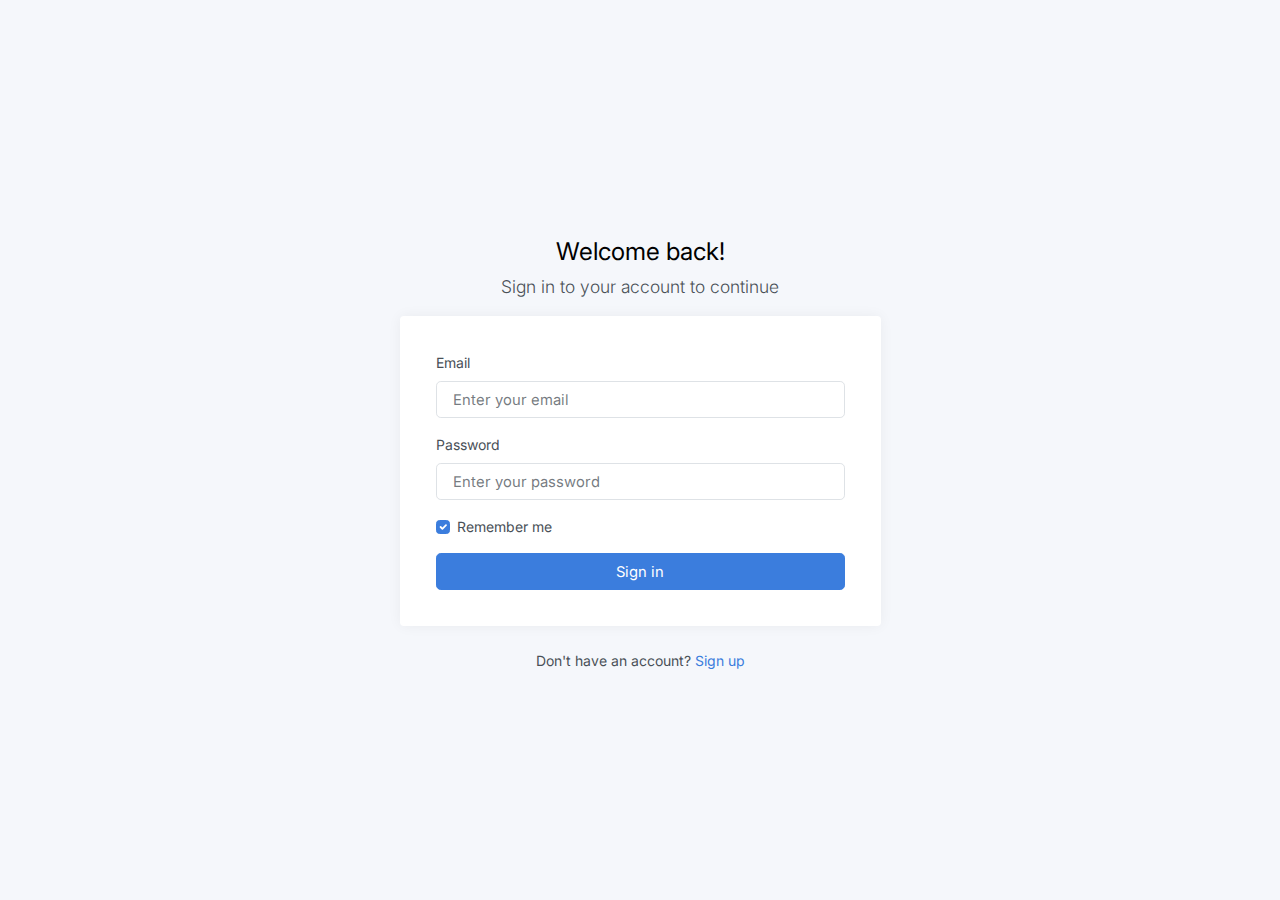
<file: wwwroot/static/pages-sign-in.html>
<!DOCTYPE html>
<html lang="en">

<head>
	<meta charset="utf-8">
	<meta http-equiv="X-UA-Compatible" content="IE=edge">
	<meta name="viewport" content="width=device-width, initial-scale=1, shrink-to-fit=no">
	<meta name="description" content="Responsive Admin &amp; Dashboard Template based on Bootstrap 5">
	<meta name="author" content="AdminKit">
	<meta name="keywords" content="adminkit, bootstrap, bootstrap 5, admin, dashboard, template, responsive, css, sass, html, theme, front-end, ui kit, web">

	<link rel="preconnect" href="https://fonts.gstatic.com">
	<link rel="shortcut icon" href="img/icons/icon-48x48.png" />

	<link rel="canonical" href="https://demo-basic.adminkit.io/pages-sign-in.html" />

	<title>Sign In | AdminKit Demo</title>

	<link href="css/app.css" rel="stylesheet">
	<link href="https://fonts.googleapis.com/css2?family=Inter:wght@300;400;600&display=swap" rel="stylesheet">
</head>

<body>
	<main class="d-flex w-100">
		<div class="container d-flex flex-column">
			<div class="row vh-100">
				<div class="col-sm-10 col-md-8 col-lg-6 col-xl-5 mx-auto d-table h-100">
					<div class="d-table-cell align-middle">

						<div class="text-center mt-4">
							<h1 class="h2">Welcome back!</h1>
							<p class="lead">
								Sign in to your account to continue
							</p>
						</div>

						<div class="card">
							<div class="card-body">
								<div class="m-sm-3">
									<form>
										<div class="mb-3">
											<label class="form-label">Email</label>
											<input class="form-control form-control-lg" type="email" name="email" placeholder="Enter your email" />
										</div>
										<div class="mb-3">
											<label class="form-label">Password</label>
											<input class="form-control form-control-lg" type="password" name="password" placeholder="Enter your password" />
										</div>
										<div>
											<div class="form-check align-items-center">
												<input id="customControlInline" type="checkbox" class="form-check-input" value="remember-me" name="remember-me" checked>
												<label class="form-check-label text-small" for="customControlInline">Remember me</label>
											</div>
										</div>
										<div class="d-grid gap-2 mt-3">
											<a href="index.html" class="btn btn-lg btn-primary">Sign in</a>
										</div>
									</form>
								</div>
							</div>
						</div>
						<div class="text-center mb-3">
							Don't have an account? <a href="pages-sign-up.html">Sign up</a>
						</div>
					</div>
				</div>
			</div>
		</div>
	</main>

	<script src="js/app.js"></script>

</body>

</html>
</file>
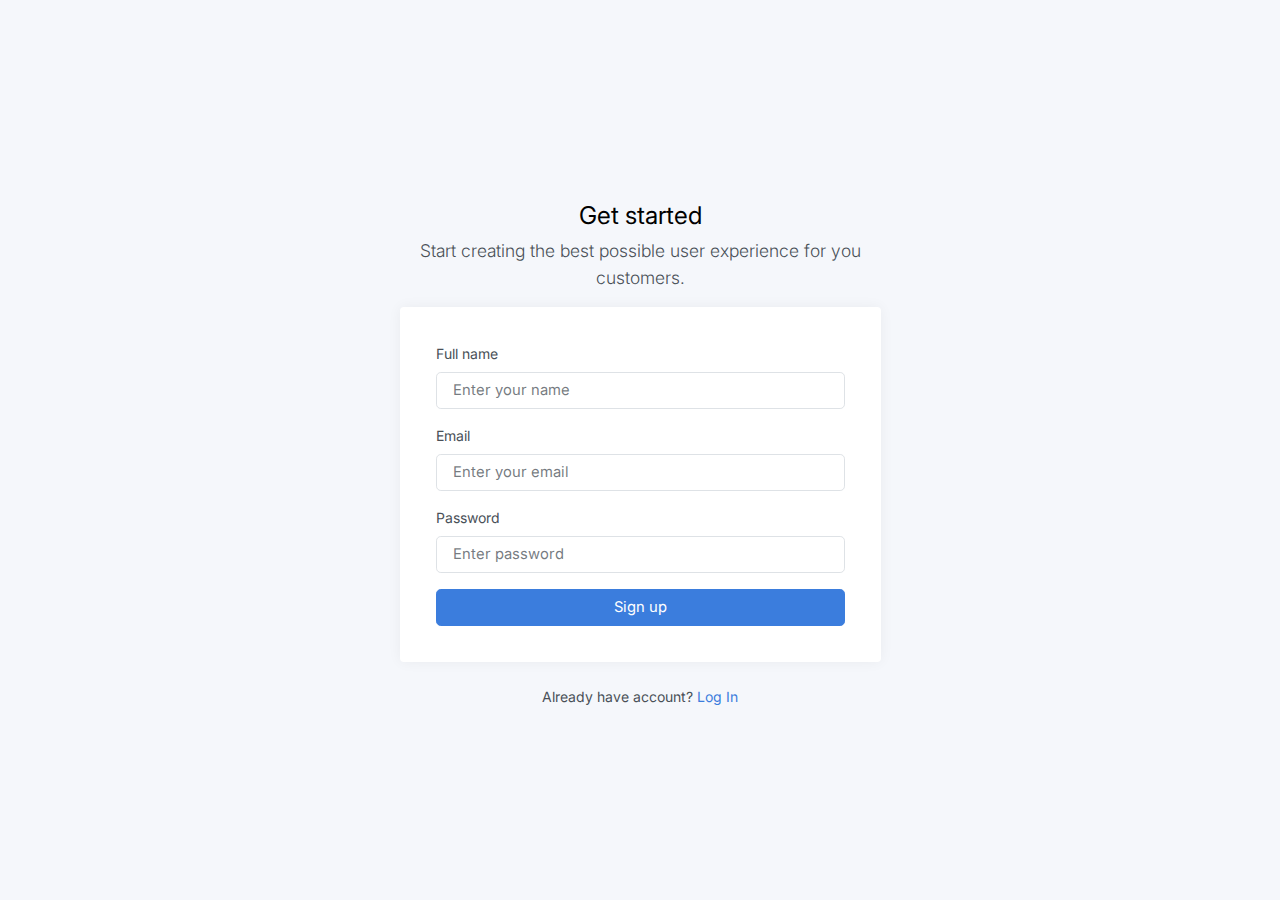
<file: wwwroot/static/pages-sign-up.html>
<!DOCTYPE html>
<html lang="en">

<head>
	<meta charset="utf-8">
	<meta http-equiv="X-UA-Compatible" content="IE=edge">
	<meta name="viewport" content="width=device-width, initial-scale=1, shrink-to-fit=no">
	<meta name="description" content="Responsive Admin &amp; Dashboard Template based on Bootstrap 5">
	<meta name="author" content="AdminKit">
	<meta name="keywords" content="adminkit, bootstrap, bootstrap 5, admin, dashboard, template, responsive, css, sass, html, theme, front-end, ui kit, web">

	<link rel="preconnect" href="https://fonts.gstatic.com">
	<link rel="shortcut icon" href="img/icons/icon-48x48.png" />

	<link rel="canonical" href="https://demo-basic.adminkit.io/pages-sign-up.html" />

	<title>Sign Up | AdminKit Demo</title>

	<link href="css/app.css" rel="stylesheet">
	<link href="https://fonts.googleapis.com/css2?family=Inter:wght@300;400;600&display=swap" rel="stylesheet">
</head>

<body>
	<main class="d-flex w-100">
		<div class="container d-flex flex-column">
			<div class="row vh-100">
				<div class="col-sm-10 col-md-8 col-lg-6 col-xl-5 mx-auto d-table h-100">
					<div class="d-table-cell align-middle">

						<div class="text-center mt-4">
							<h1 class="h2">Get started</h1>
							<p class="lead">
								Start creating the best possible user experience for you customers.
							</p>
						</div>

						<div class="card">
							<div class="card-body">
								<div class="m-sm-3">
									<form>
										<div class="mb-3">
											<label class="form-label">Full name</label>
											<input class="form-control form-control-lg" type="text" name="name" placeholder="Enter your name" />
										</div>
										<div class="mb-3">
											<label class="form-label">Email</label>
											<input class="form-control form-control-lg" type="email" name="email" placeholder="Enter your email" />
										</div>
										<div class="mb-3">
											<label class="form-label">Password</label>
											<input class="form-control form-control-lg" type="password" name="password" placeholder="Enter password" />
										</div>
										<div class="d-grid gap-2 mt-3">
											<a href="index.html" class="btn btn-lg btn-primary">Sign up</a>
										</div>
									</form>
								</div>
							</div>
						</div>
						<div class="text-center mb-3">
							Already have account? <a href="pages-sign-in.html">Log In</a>
						</div>
					</div>
				</div>
			</div>
		</div>
	</main>

	<script src="js/app.js"></script>

</body>

</html>
</file>
